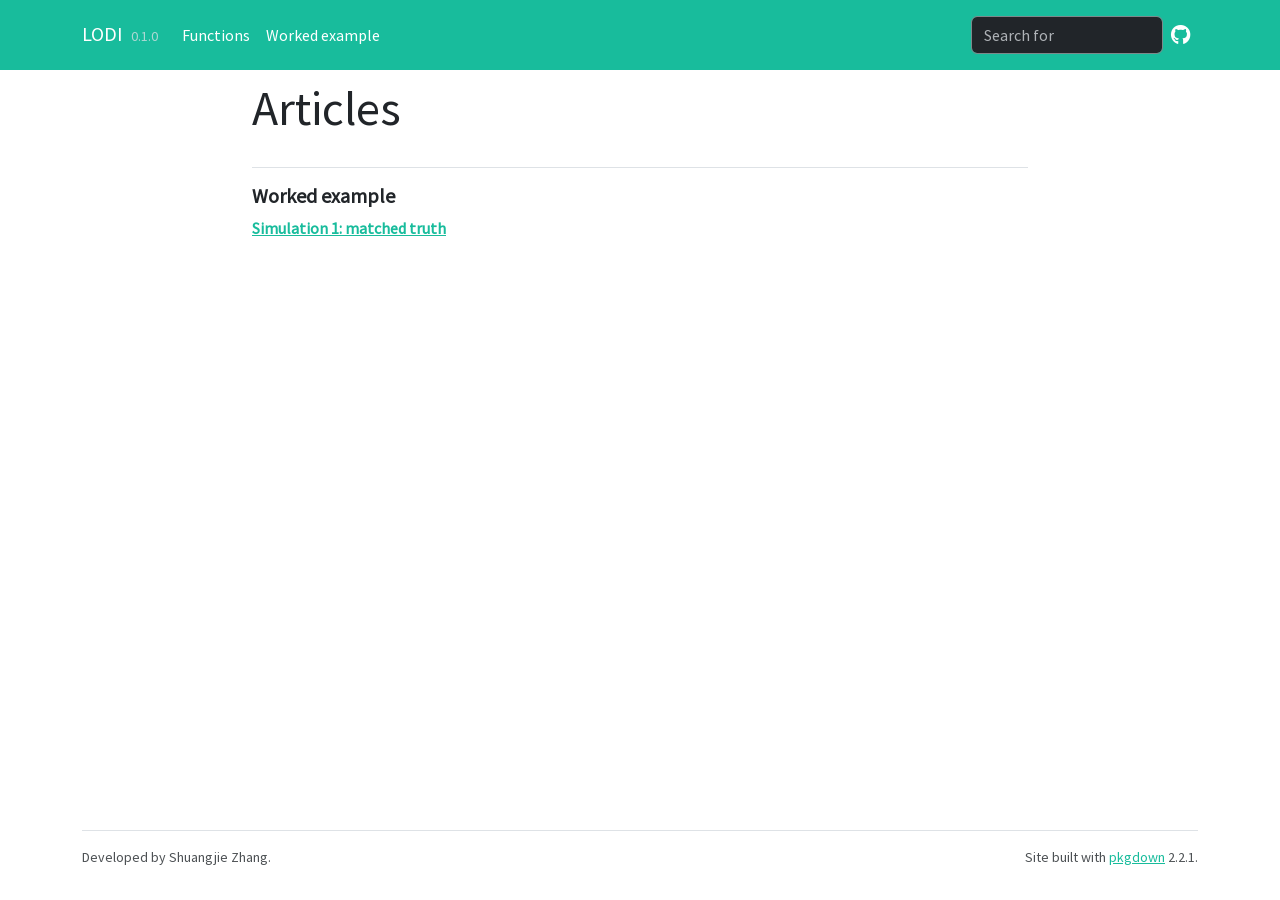
<file: articles/index.html>
<!DOCTYPE html>
<!-- Generated by pkgdown: do not edit by hand --><html lang="en"><head><meta http-equiv="Content-Type" content="text/html; charset=UTF-8"><meta charset="utf-8"><meta http-equiv="X-UA-Compatible" content="IE=edge"><meta name="viewport" content="width=device-width, initial-scale=1, shrink-to-fit=no"><title>Articles • LODI</title><script src="../deps/jquery-3.6.0/jquery-3.6.0.min.js"></script><meta name="viewport" content="width=device-width, initial-scale=1, shrink-to-fit=no"><link href="../deps/bootstrap-5.3.8/bootstrap.min.css" rel="stylesheet"><script src="../deps/bootstrap-5.3.8/bootstrap.bundle.min.js"></script><link href="../deps/Source_Sans_Pro-0.4.10/font.css" rel="stylesheet"><link href="../deps/JetBrains_Mono-0.4.10/font.css" rel="stylesheet"><link href="../deps/font-awesome-6.5.2/css/all.min.css" rel="stylesheet"><link href="../deps/font-awesome-6.5.2/css/v4-shims.min.css" rel="stylesheet"><script src="../deps/headroom-0.11.0/headroom.min.js"></script><script src="../deps/headroom-0.11.0/jQuery.headroom.min.js"></script><script src="../deps/bootstrap-toc-1.0.1/bootstrap-toc.min.js"></script><script src="../deps/clipboard.js-2.0.11/clipboard.min.js"></script><script src="../deps/search-1.0.0/autocomplete.jquery.min.js"></script><script src="../deps/search-1.0.0/fuse.min.js"></script><script src="../deps/search-1.0.0/mark.min.js"></script><!-- pkgdown --><script src="../pkgdown.js"></script><meta property="og:title" content="Articles"><meta name="twitter:card" content="summary"><meta name="twitter:creator" content="@shuangjie"><meta name="twitter:site" content="@shuangjie"></head><body>
    <a href="#main" class="visually-hidden-focusable">Skip to contents</a>


    <nav class="navbar navbar-expand-lg fixed-top bg-primary" data-bs-theme="dark" aria-label="Site navigation"><div class="container">

    <a class="navbar-brand me-2" href="../index.html">LODI</a>

    <small class="nav-text text-muted me-auto" data-bs-toggle="tooltip" data-bs-placement="bottom" title="">0.1.0</small>


    <button class="navbar-toggler" type="button" data-bs-toggle="collapse" data-bs-target="#navbar" aria-controls="navbar" aria-expanded="false" aria-label="Toggle navigation">
      <span class="navbar-toggler-icon"></span>
    </button>

    <div id="navbar" class="collapse navbar-collapse ms-3">
      <ul class="navbar-nav me-auto"><li class="nav-item"><a class="nav-link" href="../reference/index.html">Functions</a></li>
<li class="nav-item"><a class="nav-link" href="../articles/simulation1.html">Worked example</a></li>
      </ul><ul class="navbar-nav"><li class="nav-item"><form class="form-inline" role="search">
 <input class="form-control" type="search" name="search-input" id="search-input" autocomplete="off" aria-label="Search site" placeholder="Search for" data-search-index="../search.json"></form></li>
<li class="nav-item"><a class="external-link nav-link" href="https://github.com/shuang-jie/LODI/" aria-label="GitHub"><span class="fa fab fa-github fa-lg"></span></a></li>
      </ul></div>


  </div>
</nav><div class="container template-article-index">
<div class="row">
  <main id="main" class="col-md-9"><div class="page-header">

      <h1>Articles</h1>
    </div>

    <div class="section ">
      <h3>Worked example</h3>
      <div class="section-desc"></div>

      <dl><dt><a href="simulation1.html">Simulation 1: matched truth</a></dt>
        <dd>
      </dd></dl></div>
  </main></div>


    <footer><div class="pkgdown-footer-left">
  <p>Developed by Shuangjie Zhang.</p>
</div>

<div class="pkgdown-footer-right">
  <p>Site built with <a href="https://pkgdown.r-lib.org/" class="external-link">pkgdown</a> 2.2.1.</p>
</div>

    </footer></div>





  </body></html>
</file>
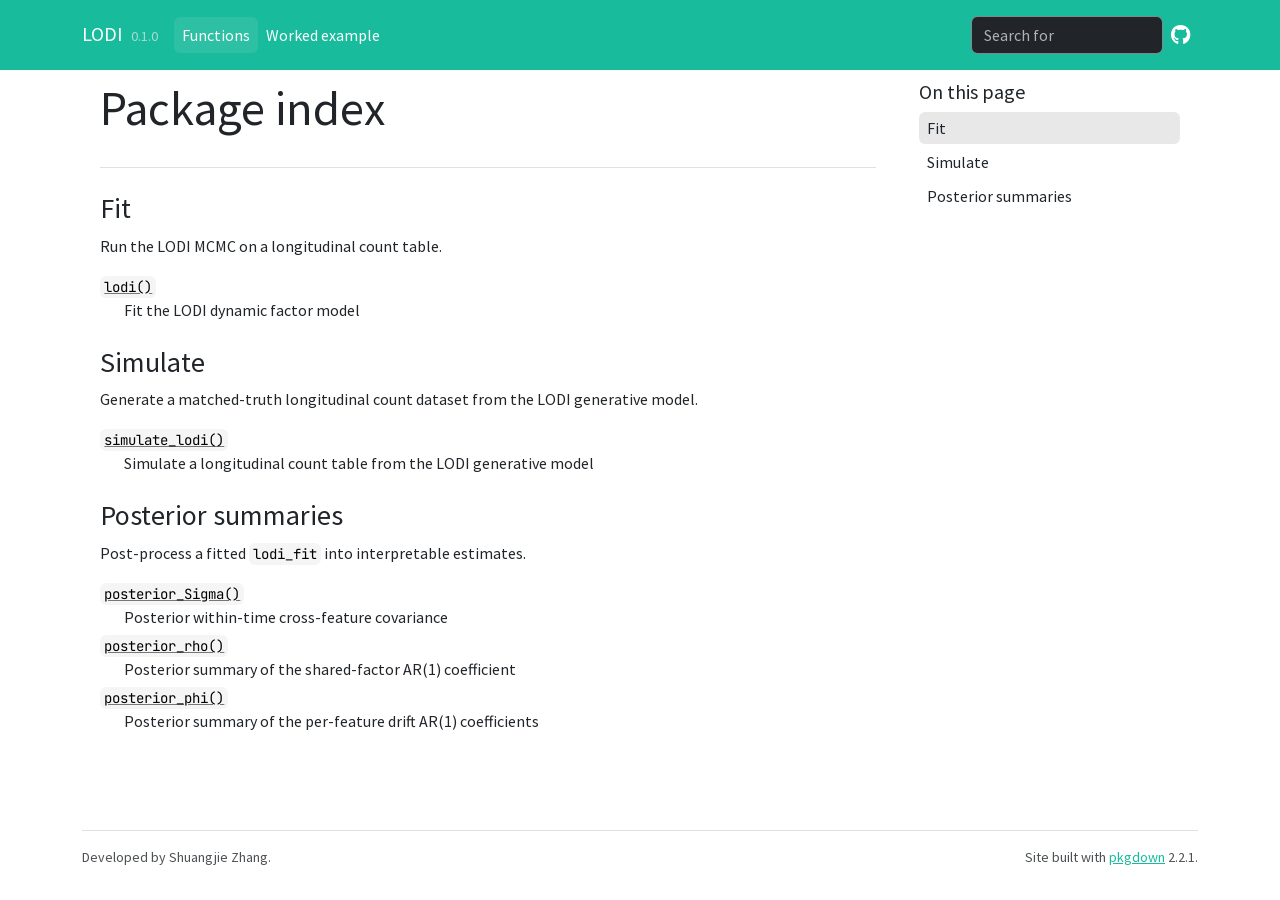
<file: reference/index.html>
<!DOCTYPE html>
<!-- Generated by pkgdown: do not edit by hand --><html lang="en"><head><meta http-equiv="Content-Type" content="text/html; charset=UTF-8"><meta charset="utf-8"><meta http-equiv="X-UA-Compatible" content="IE=edge"><meta name="viewport" content="width=device-width, initial-scale=1, shrink-to-fit=no"><title>Package index • LODI</title><script src="../deps/jquery-3.6.0/jquery-3.6.0.min.js"></script><meta name="viewport" content="width=device-width, initial-scale=1, shrink-to-fit=no"><link href="../deps/bootstrap-5.3.8/bootstrap.min.css" rel="stylesheet"><script src="../deps/bootstrap-5.3.8/bootstrap.bundle.min.js"></script><link href="../deps/Source_Sans_Pro-0.4.10/font.css" rel="stylesheet"><link href="../deps/JetBrains_Mono-0.4.10/font.css" rel="stylesheet"><link href="../deps/font-awesome-6.5.2/css/all.min.css" rel="stylesheet"><link href="../deps/font-awesome-6.5.2/css/v4-shims.min.css" rel="stylesheet"><script src="../deps/headroom-0.11.0/headroom.min.js"></script><script src="../deps/headroom-0.11.0/jQuery.headroom.min.js"></script><script src="../deps/bootstrap-toc-1.0.1/bootstrap-toc.min.js"></script><script src="../deps/clipboard.js-2.0.11/clipboard.min.js"></script><script src="../deps/search-1.0.0/autocomplete.jquery.min.js"></script><script src="../deps/search-1.0.0/fuse.min.js"></script><script src="../deps/search-1.0.0/mark.min.js"></script><!-- pkgdown --><script src="../pkgdown.js"></script><meta property="og:title" content="Package index"><meta name="twitter:card" content="summary"><meta name="twitter:creator" content="@shuangjie"><meta name="twitter:site" content="@shuangjie"></head><body>
    <a href="#main" class="visually-hidden-focusable">Skip to contents</a>


    <nav class="navbar navbar-expand-lg fixed-top bg-primary" data-bs-theme="dark" aria-label="Site navigation"><div class="container">

    <a class="navbar-brand me-2" href="../index.html">LODI</a>

    <small class="nav-text text-muted me-auto" data-bs-toggle="tooltip" data-bs-placement="bottom" title="">0.1.0</small>


    <button class="navbar-toggler" type="button" data-bs-toggle="collapse" data-bs-target="#navbar" aria-controls="navbar" aria-expanded="false" aria-label="Toggle navigation">
      <span class="navbar-toggler-icon"></span>
    </button>

    <div id="navbar" class="collapse navbar-collapse ms-3">
      <ul class="navbar-nav me-auto"><li class="active nav-item"><a class="nav-link" href="../reference/index.html">Functions</a></li>
<li class="nav-item"><a class="nav-link" href="../articles/simulation1.html">Worked example</a></li>
      </ul><ul class="navbar-nav"><li class="nav-item"><form class="form-inline" role="search">
 <input class="form-control" type="search" name="search-input" id="search-input" autocomplete="off" aria-label="Search site" placeholder="Search for" data-search-index="../search.json"></form></li>
<li class="nav-item"><a class="external-link nav-link" href="https://github.com/shuang-jie/LODI/" aria-label="GitHub"><span class="fa fab fa-github fa-lg"></span></a></li>
      </ul></div>


  </div>
</nav><div class="container template-reference-index">
<div class="row">
  <main id="main" class="col-md-9"><div class="page-header">

      <h1>Package index</h1>
    </div>

    <div class="section level2">
      <h2 id="fit">Fit<a class="anchor" aria-label="anchor" href="#fit"></a></h2>

      <div class="section-desc"><p>Run the LODI MCMC on a longitudinal count table.</p></div>

      <dl></dl></div><div class="section level2">




      <dl><dt>

          <code><a href="lodi.html">lodi()</a></code>

        </dt>
        <dd>Fit the LODI dynamic factor model</dd>
      </dl></div><div class="section level2">
      <h2 id="simulate">Simulate<a class="anchor" aria-label="anchor" href="#simulate"></a></h2>

      <div class="section-desc"><p>Generate a matched-truth longitudinal count dataset from the LODI generative model.</p></div>

      <dl></dl></div><div class="section level2">




      <dl><dt>

          <code><a href="simulate_lodi.html">simulate_lodi()</a></code>

        </dt>
        <dd>Simulate a longitudinal count table from the LODI generative model</dd>
      </dl></div><div class="section level2">
      <h2 id="posterior-summaries">Posterior summaries<a class="anchor" aria-label="anchor" href="#posterior-summaries"></a></h2>

      <div class="section-desc"><p>Post-process a fitted <code>lodi_fit</code> into interpretable estimates.</p></div>

      <dl></dl></div><div class="section level2">




      <dl><dt>

          <code><a href="posterior_Sigma.html">posterior_Sigma()</a></code>

        </dt>
        <dd>Posterior within-time cross-feature covariance</dd>

        <dt>

          <code><a href="posterior_rho.html">posterior_rho()</a></code>

        </dt>
        <dd>Posterior summary of the shared-factor AR(1) coefficient</dd>

        <dt>

          <code><a href="posterior_phi.html">posterior_phi()</a></code>

        </dt>
        <dd>Posterior summary of the per-feature drift AR(1) coefficients</dd>
      </dl></div>
  </main><aside class="col-md-3"><nav id="toc" aria-label="Table of contents"><h2>On this page</h2>
    </nav></aside></div>


    <footer><div class="pkgdown-footer-left">
  <p>Developed by Shuangjie Zhang.</p>
</div>

<div class="pkgdown-footer-right">
  <p>Site built with <a href="https://pkgdown.r-lib.org/" class="external-link">pkgdown</a> 2.2.1.</p>
</div>

    </footer></div>





  </body></html>
</file>
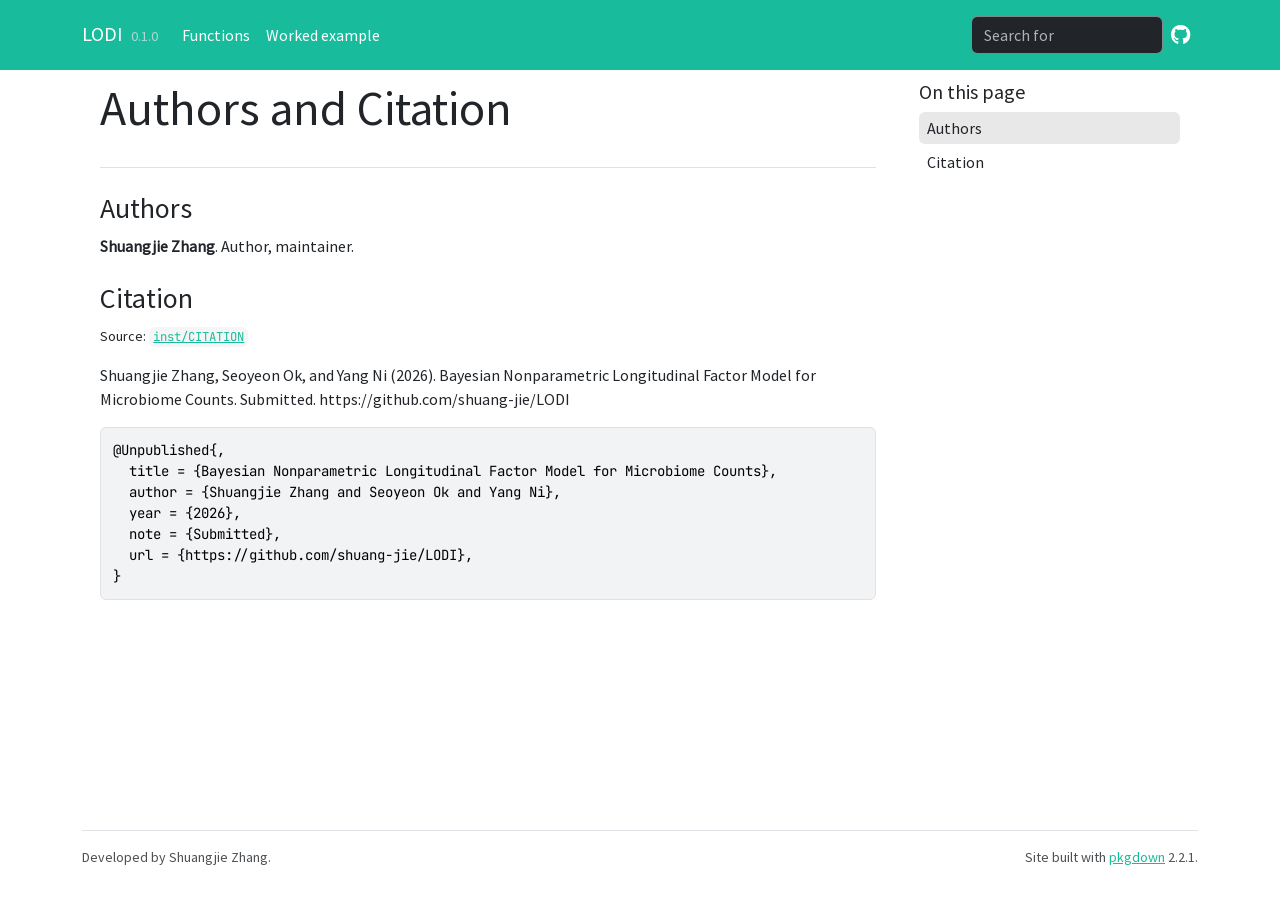
<file: authors.html>
<!DOCTYPE html>
<!-- Generated by pkgdown: do not edit by hand --><html lang="en"><head><meta http-equiv="Content-Type" content="text/html; charset=UTF-8"><meta charset="utf-8"><meta http-equiv="X-UA-Compatible" content="IE=edge"><meta name="viewport" content="width=device-width, initial-scale=1, shrink-to-fit=no"><title>Authors and Citation • LODI</title><script src="deps/jquery-3.6.0/jquery-3.6.0.min.js"></script><meta name="viewport" content="width=device-width, initial-scale=1, shrink-to-fit=no"><link href="deps/bootstrap-5.3.8/bootstrap.min.css" rel="stylesheet"><script src="deps/bootstrap-5.3.8/bootstrap.bundle.min.js"></script><link href="deps/Source_Sans_Pro-0.4.10/font.css" rel="stylesheet"><link href="deps/JetBrains_Mono-0.4.10/font.css" rel="stylesheet"><link href="deps/font-awesome-6.5.2/css/all.min.css" rel="stylesheet"><link href="deps/font-awesome-6.5.2/css/v4-shims.min.css" rel="stylesheet"><script src="deps/headroom-0.11.0/headroom.min.js"></script><script src="deps/headroom-0.11.0/jQuery.headroom.min.js"></script><script src="deps/bootstrap-toc-1.0.1/bootstrap-toc.min.js"></script><script src="deps/clipboard.js-2.0.11/clipboard.min.js"></script><script src="deps/search-1.0.0/autocomplete.jquery.min.js"></script><script src="deps/search-1.0.0/fuse.min.js"></script><script src="deps/search-1.0.0/mark.min.js"></script><!-- pkgdown --><script src="pkgdown.js"></script><meta property="og:title" content="Authors and Citation"><meta name="twitter:card" content="summary"><meta name="twitter:creator" content="@shuangjie"><meta name="twitter:site" content="@shuangjie"></head><body>
    <a href="#main" class="visually-hidden-focusable">Skip to contents</a>


    <nav class="navbar navbar-expand-lg fixed-top bg-primary" data-bs-theme="dark" aria-label="Site navigation"><div class="container">

    <a class="navbar-brand me-2" href="index.html">LODI</a>

    <small class="nav-text text-muted me-auto" data-bs-toggle="tooltip" data-bs-placement="bottom" title="">0.1.0</small>


    <button class="navbar-toggler" type="button" data-bs-toggle="collapse" data-bs-target="#navbar" aria-controls="navbar" aria-expanded="false" aria-label="Toggle navigation">
      <span class="navbar-toggler-icon"></span>
    </button>

    <div id="navbar" class="collapse navbar-collapse ms-3">
      <ul class="navbar-nav me-auto"><li class="nav-item"><a class="nav-link" href="reference/index.html">Functions</a></li>
<li class="nav-item"><a class="nav-link" href="articles/simulation1.html">Worked example</a></li>
      </ul><ul class="navbar-nav"><li class="nav-item"><form class="form-inline" role="search">
 <input class="form-control" type="search" name="search-input" id="search-input" autocomplete="off" aria-label="Search site" placeholder="Search for" data-search-index="search.json"></form></li>
<li class="nav-item"><a class="external-link nav-link" href="https://github.com/shuang-jie/LODI/" aria-label="GitHub"><span class="fa fab fa-github fa-lg"></span></a></li>
      </ul></div>


  </div>
</nav><div class="container template-citation-authors">
<div class="row">
  <main id="main" class="col-md-9"><div class="page-header">

      <h1>Authors and Citation</h1>
    </div>

    <div class="section level2">
      <h2>Authors</h2>

      <ul class="list-unstyled"><li>
          <p><strong>Shuangjie Zhang</strong>. Author, maintainer.
          </p>
        </li>
      </ul></div>

    <div class="section level2">
      <h2 id="citation">Citation</h2>
      <p><small class="dont-index">Source: <a href="https://github.com/shuang-jie/LODI/blob/main/inst/CITATION" class="external-link"><code>inst/CITATION</code></a></small></p>

      <p>Shuangjie Zhang, Seoyeon Ok, and Yang Ni (2026). Bayesian Nonparametric Longitudinal Factor Model for Microbiome Counts. Submitted. https://github.com/shuang-jie/LODI</p>
      <pre>@Unpublished{,
  title = {Bayesian Nonparametric Longitudinal Factor Model for Microbiome Counts},
  author = {Shuangjie Zhang and Seoyeon Ok and Yang Ni},
  year = {2026},
  note = {Submitted},
  url = {https://github.com/shuang-jie/LODI},
}</pre>
    </div>

  </main><aside class="col-md-3"><nav id="toc" aria-label="Table of contents"><h2>On this page</h2>
    </nav></aside></div>


    <footer><div class="pkgdown-footer-left">
  <p>Developed by Shuangjie Zhang.</p>
</div>

<div class="pkgdown-footer-right">
  <p>Site built with <a href="https://pkgdown.r-lib.org/" class="external-link">pkgdown</a> 2.2.1.</p>
</div>

    </footer></div>





  </body></html>
</file>
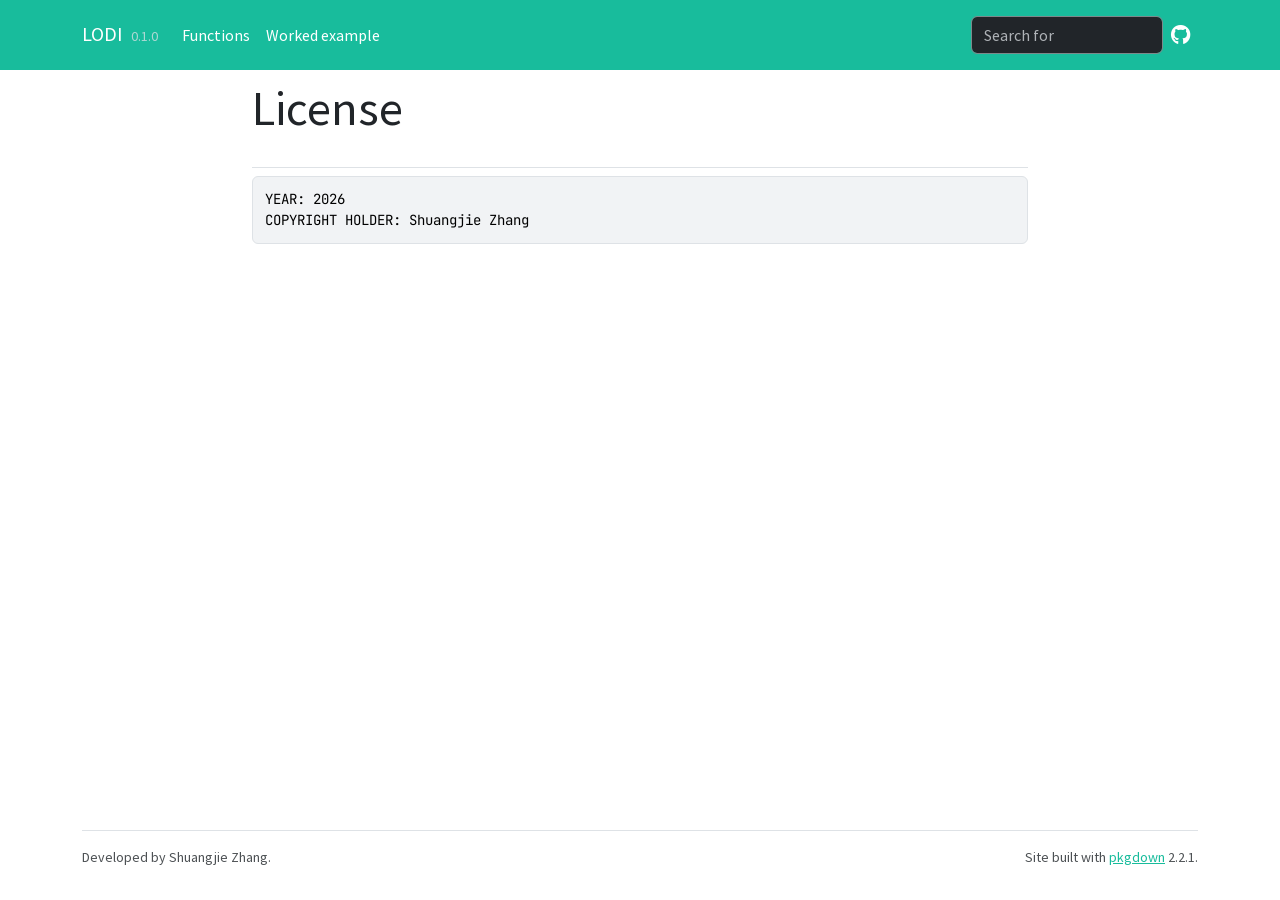
<file: LICENSE-text.html>
<!DOCTYPE html>
<!-- Generated by pkgdown: do not edit by hand --><html lang="en"><head><meta http-equiv="Content-Type" content="text/html; charset=UTF-8"><meta charset="utf-8"><meta http-equiv="X-UA-Compatible" content="IE=edge"><meta name="viewport" content="width=device-width, initial-scale=1, shrink-to-fit=no"><title>License • LODI</title><script src="deps/jquery-3.6.0/jquery-3.6.0.min.js"></script><meta name="viewport" content="width=device-width, initial-scale=1, shrink-to-fit=no"><link href="deps/bootstrap-5.3.8/bootstrap.min.css" rel="stylesheet"><script src="deps/bootstrap-5.3.8/bootstrap.bundle.min.js"></script><link href="deps/Source_Sans_Pro-0.4.10/font.css" rel="stylesheet"><link href="deps/JetBrains_Mono-0.4.10/font.css" rel="stylesheet"><link href="deps/font-awesome-6.5.2/css/all.min.css" rel="stylesheet"><link href="deps/font-awesome-6.5.2/css/v4-shims.min.css" rel="stylesheet"><script src="deps/headroom-0.11.0/headroom.min.js"></script><script src="deps/headroom-0.11.0/jQuery.headroom.min.js"></script><script src="deps/bootstrap-toc-1.0.1/bootstrap-toc.min.js"></script><script src="deps/clipboard.js-2.0.11/clipboard.min.js"></script><script src="deps/search-1.0.0/autocomplete.jquery.min.js"></script><script src="deps/search-1.0.0/fuse.min.js"></script><script src="deps/search-1.0.0/mark.min.js"></script><!-- pkgdown --><script src="pkgdown.js"></script><meta property="og:title" content="License"><meta name="twitter:card" content="summary"><meta name="twitter:creator" content="@shuangjie"><meta name="twitter:site" content="@shuangjie"></head><body>
    <a href="#main" class="visually-hidden-focusable">Skip to contents</a>


    <nav class="navbar navbar-expand-lg fixed-top bg-primary" data-bs-theme="dark" aria-label="Site navigation"><div class="container">

    <a class="navbar-brand me-2" href="index.html">LODI</a>

    <small class="nav-text text-muted me-auto" data-bs-toggle="tooltip" data-bs-placement="bottom" title="">0.1.0</small>


    <button class="navbar-toggler" type="button" data-bs-toggle="collapse" data-bs-target="#navbar" aria-controls="navbar" aria-expanded="false" aria-label="Toggle navigation">
      <span class="navbar-toggler-icon"></span>
    </button>

    <div id="navbar" class="collapse navbar-collapse ms-3">
      <ul class="navbar-nav me-auto"><li class="nav-item"><a class="nav-link" href="reference/index.html">Functions</a></li>
<li class="nav-item"><a class="nav-link" href="articles/simulation1.html">Worked example</a></li>
      </ul><ul class="navbar-nav"><li class="nav-item"><form class="form-inline" role="search">
 <input class="form-control" type="search" name="search-input" id="search-input" autocomplete="off" aria-label="Search site" placeholder="Search for" data-search-index="search.json"></form></li>
<li class="nav-item"><a class="external-link nav-link" href="https://github.com/shuang-jie/LODI/" aria-label="GitHub"><span class="fa fab fa-github fa-lg"></span></a></li>
      </ul></div>


  </div>
</nav><div class="container template-title-body">
<div class="row">
  <main id="main" class="col-md-9"><div class="page-header">

      <h1>License</h1>

    </div>

<pre>YEAR: 2026
COPYRIGHT HOLDER: Shuangjie Zhang
</pre>

  </main></div>


    <footer><div class="pkgdown-footer-left">
  <p>Developed by Shuangjie Zhang.</p>
</div>

<div class="pkgdown-footer-right">
  <p>Site built with <a href="https://pkgdown.r-lib.org/" class="external-link">pkgdown</a> 2.2.1.</p>
</div>

    </footer></div>





  </body></html>
</file>
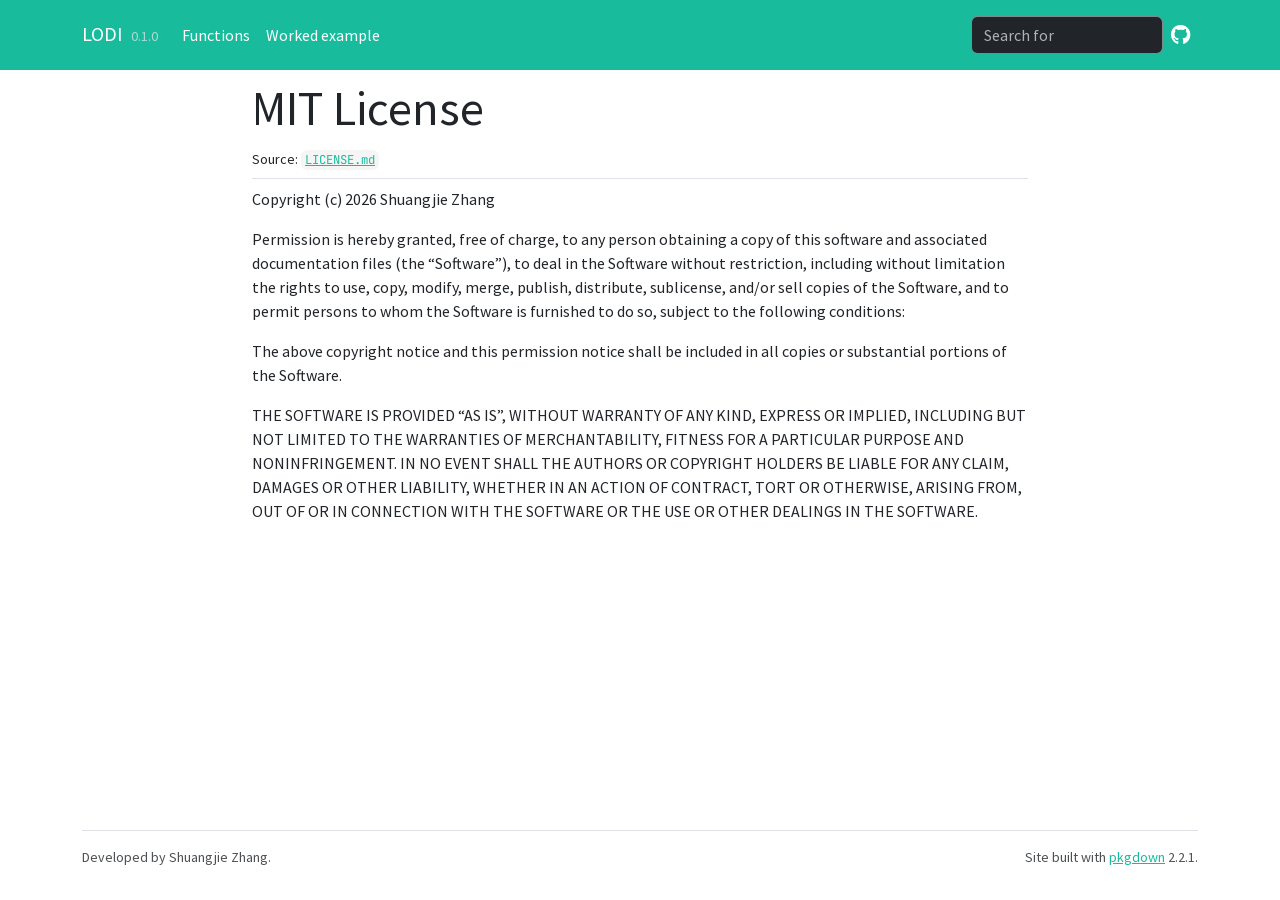
<file: LICENSE.html>
<!DOCTYPE html>
<!-- Generated by pkgdown: do not edit by hand --><html lang="en"><head><meta http-equiv="Content-Type" content="text/html; charset=UTF-8"><meta charset="utf-8"><meta http-equiv="X-UA-Compatible" content="IE=edge"><meta name="viewport" content="width=device-width, initial-scale=1, shrink-to-fit=no"><title>MIT License • LODI</title><script src="deps/jquery-3.6.0/jquery-3.6.0.min.js"></script><meta name="viewport" content="width=device-width, initial-scale=1, shrink-to-fit=no"><link href="deps/bootstrap-5.3.8/bootstrap.min.css" rel="stylesheet"><script src="deps/bootstrap-5.3.8/bootstrap.bundle.min.js"></script><link href="deps/Source_Sans_Pro-0.4.10/font.css" rel="stylesheet"><link href="deps/JetBrains_Mono-0.4.10/font.css" rel="stylesheet"><link href="deps/font-awesome-6.5.2/css/all.min.css" rel="stylesheet"><link href="deps/font-awesome-6.5.2/css/v4-shims.min.css" rel="stylesheet"><script src="deps/headroom-0.11.0/headroom.min.js"></script><script src="deps/headroom-0.11.0/jQuery.headroom.min.js"></script><script src="deps/bootstrap-toc-1.0.1/bootstrap-toc.min.js"></script><script src="deps/clipboard.js-2.0.11/clipboard.min.js"></script><script src="deps/search-1.0.0/autocomplete.jquery.min.js"></script><script src="deps/search-1.0.0/fuse.min.js"></script><script src="deps/search-1.0.0/mark.min.js"></script><!-- pkgdown --><script src="pkgdown.js"></script><meta property="og:title" content="MIT License"><meta name="twitter:card" content="summary"><meta name="twitter:creator" content="@shuangjie"><meta name="twitter:site" content="@shuangjie"></head><body>
    <a href="#main" class="visually-hidden-focusable">Skip to contents</a>


    <nav class="navbar navbar-expand-lg fixed-top bg-primary" data-bs-theme="dark" aria-label="Site navigation"><div class="container">

    <a class="navbar-brand me-2" href="index.html">LODI</a>

    <small class="nav-text text-muted me-auto" data-bs-toggle="tooltip" data-bs-placement="bottom" title="">0.1.0</small>


    <button class="navbar-toggler" type="button" data-bs-toggle="collapse" data-bs-target="#navbar" aria-controls="navbar" aria-expanded="false" aria-label="Toggle navigation">
      <span class="navbar-toggler-icon"></span>
    </button>

    <div id="navbar" class="collapse navbar-collapse ms-3">
      <ul class="navbar-nav me-auto"><li class="nav-item"><a class="nav-link" href="reference/index.html">Functions</a></li>
<li class="nav-item"><a class="nav-link" href="articles/simulation1.html">Worked example</a></li>
      </ul><ul class="navbar-nav"><li class="nav-item"><form class="form-inline" role="search">
 <input class="form-control" type="search" name="search-input" id="search-input" autocomplete="off" aria-label="Search site" placeholder="Search for" data-search-index="search.json"></form></li>
<li class="nav-item"><a class="external-link nav-link" href="https://github.com/shuang-jie/LODI/" aria-label="GitHub"><span class="fa fab fa-github fa-lg"></span></a></li>
      </ul></div>


  </div>
</nav><div class="container template-title-body">
<div class="row">
  <main id="main" class="col-md-9"><div class="page-header">

      <h1>MIT License</h1>
      <small class="dont-index">Source: <a href="https://github.com/shuang-jie/LODI/blob/main/LICENSE.md" class="external-link"><code>LICENSE.md</code></a></small>
    </div>

<div id="mit-license" class="section level1">

<p>Copyright (c) 2026 Shuangjie Zhang</p>
<p>Permission is hereby granted, free of charge, to any person obtaining a copy of this software and associated documentation files (the “Software”), to deal in the Software without restriction, including without limitation the rights to use, copy, modify, merge, publish, distribute, sublicense, and/or sell copies of the Software, and to permit persons to whom the Software is furnished to do so, subject to the following conditions:</p>
<p>The above copyright notice and this permission notice shall be included in all copies or substantial portions of the Software.</p>
<p>THE SOFTWARE IS PROVIDED “AS IS”, WITHOUT WARRANTY OF ANY KIND, EXPRESS OR IMPLIED, INCLUDING BUT NOT LIMITED TO THE WARRANTIES OF MERCHANTABILITY, FITNESS FOR A PARTICULAR PURPOSE AND NONINFRINGEMENT. IN NO EVENT SHALL THE AUTHORS OR COPYRIGHT HOLDERS BE LIABLE FOR ANY CLAIM, DAMAGES OR OTHER LIABILITY, WHETHER IN AN ACTION OF CONTRACT, TORT OR OTHERWISE, ARISING FROM, OUT OF OR IN CONNECTION WITH THE SOFTWARE OR THE USE OR OTHER DEALINGS IN THE SOFTWARE.</p>
</div>

  </main></div>


    <footer><div class="pkgdown-footer-left">
  <p>Developed by Shuangjie Zhang.</p>
</div>

<div class="pkgdown-footer-right">
  <p>Site built with <a href="https://pkgdown.r-lib.org/" class="external-link">pkgdown</a> 2.2.1.</p>
</div>

    </footer></div>





  </body></html>
</file>
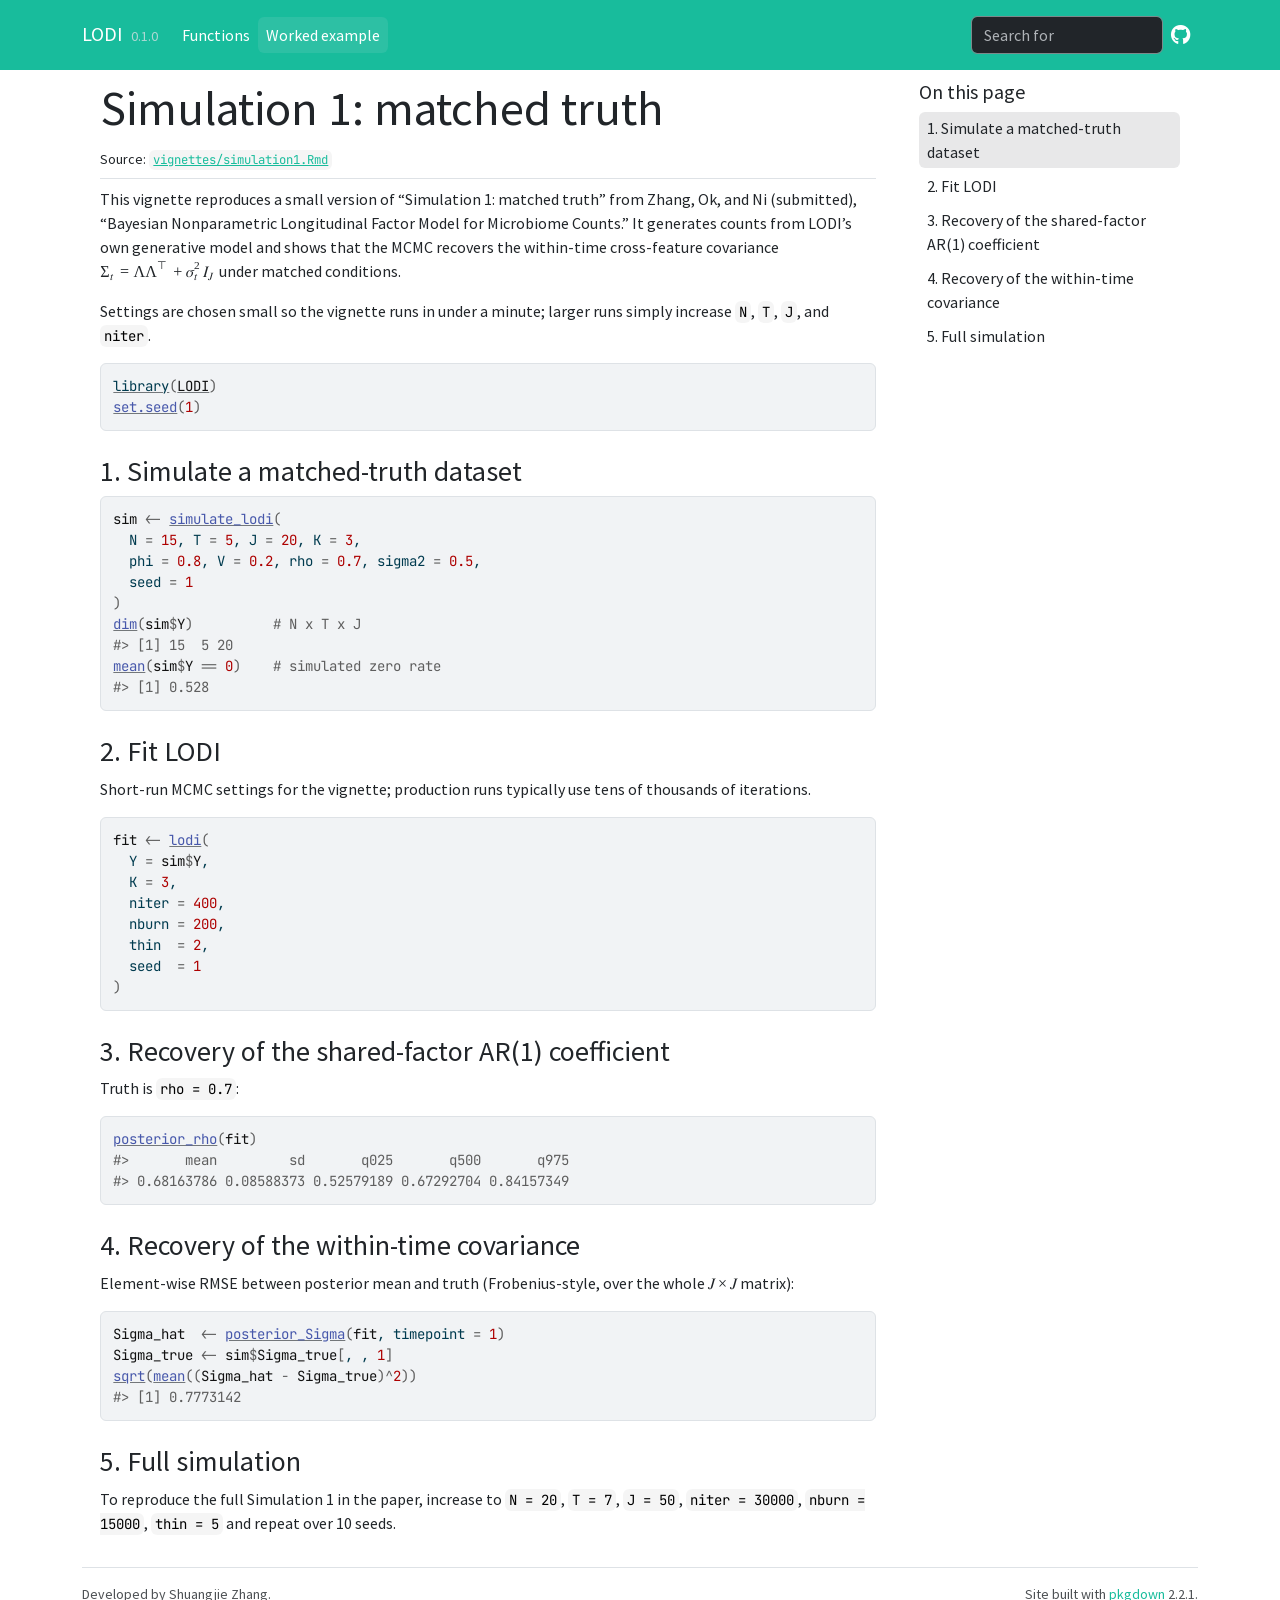
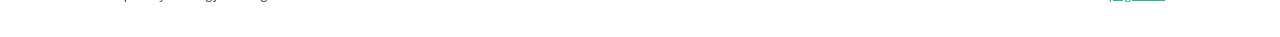
<file: articles/simulation1.html>
<!DOCTYPE html>
<!-- Generated by pkgdown: do not edit by hand --><html lang="en">
<head>
<meta http-equiv="Content-Type" content="text/html; charset=UTF-8">
<meta charset="utf-8">
<meta http-equiv="X-UA-Compatible" content="IE=edge">
<meta name="viewport" content="width=device-width, initial-scale=1, shrink-to-fit=no">
<title>Simulation 1: matched truth • LODI</title>
<script src="../deps/jquery-3.6.0/jquery-3.6.0.min.js"></script><meta name="viewport" content="width=device-width, initial-scale=1, shrink-to-fit=no">
<link href="../deps/bootstrap-5.3.8/bootstrap.min.css" rel="stylesheet">
<script src="../deps/bootstrap-5.3.8/bootstrap.bundle.min.js"></script><link href="../deps/Source_Sans_Pro-0.4.10/font.css" rel="stylesheet">
<link href="../deps/JetBrains_Mono-0.4.10/font.css" rel="stylesheet">
<link href="../deps/font-awesome-6.5.2/css/all.min.css" rel="stylesheet">
<link href="../deps/font-awesome-6.5.2/css/v4-shims.min.css" rel="stylesheet">
<script src="../deps/headroom-0.11.0/headroom.min.js"></script><script src="../deps/headroom-0.11.0/jQuery.headroom.min.js"></script><script src="../deps/bootstrap-toc-1.0.1/bootstrap-toc.min.js"></script><script src="../deps/clipboard.js-2.0.11/clipboard.min.js"></script><script src="../deps/search-1.0.0/autocomplete.jquery.min.js"></script><script src="../deps/search-1.0.0/fuse.min.js"></script><script src="../deps/search-1.0.0/mark.min.js"></script><!-- pkgdown --><script src="../pkgdown.js"></script><meta property="og:title" content="Simulation 1: matched truth">
</head>
<body>
    <a href="#main" class="visually-hidden-focusable">Skip to contents</a>


    <nav class="navbar navbar-expand-lg fixed-top bg-primary" data-bs-theme="dark" aria-label="Site navigation"><div class="container">

    <a class="navbar-brand me-2" href="../index.html">LODI</a>

    <small class="nav-text text-muted me-auto" data-bs-toggle="tooltip" data-bs-placement="bottom" title="">0.1.0</small>


    <button class="navbar-toggler" type="button" data-bs-toggle="collapse" data-bs-target="#navbar" aria-controls="navbar" aria-expanded="false" aria-label="Toggle navigation">
      <span class="navbar-toggler-icon"></span>
    </button>

    <div id="navbar" class="collapse navbar-collapse ms-3">
      <ul class="navbar-nav me-auto">
<li class="nav-item"><a class="nav-link" href="../reference/index.html">Functions</a></li>
<li class="active nav-item"><a class="nav-link" href="../articles/simulation1.html">Worked example</a></li>
      </ul>
<ul class="navbar-nav">
<li class="nav-item"><form class="form-inline" role="search">
 <input class="form-control" type="search" name="search-input" id="search-input" autocomplete="off" aria-label="Search site" placeholder="Search for" data-search-index="../search.json">
</form></li>
<li class="nav-item"><a class="external-link nav-link" href="https://github.com/shuang-jie/LODI/" aria-label="GitHub"><span class="fa fab fa-github fa-lg"></span></a></li>
      </ul>
</div>


  </div>
</nav><div class="container template-article">




<div class="row">
  <main id="main" class="col-md-9"><div class="page-header">

      <h1>Simulation 1: matched truth</h1>
            
      
      <small class="dont-index">Source: <a href="https://github.com/shuang-jie/LODI/blob/main/vignettes/simulation1.Rmd" class="external-link"><code>vignettes/simulation1.Rmd</code></a></small>
      <div class="d-none name"><code>simulation1.Rmd</code></div>
    </div>

    
    
<p>This vignette reproduces a small version of “Simulation 1: matched
truth” from Zhang, Ok, and Ni (submitted), “Bayesian Nonparametric
Longitudinal Factor Model for Microbiome Counts.” It generates counts
from LODI’s own generative model and shows that the MCMC recovers the
within-time cross-feature covariance
<math display="inline" xmlns="http://www.w3.org/1998/Math/MathML"><semantics><mrow><msub><mi mathvariant="normal">Σ</mi><mi>t</mi></msub><mo>=</mo><mi mathvariant="normal">Λ</mi><msup><mi mathvariant="normal">Λ</mi><mi>⊤</mi></msup><mo>+</mo><msubsup><mi>σ</mi><mi>t</mi><mn>2</mn></msubsup><msub><mi>I</mi><mi>J</mi></msub></mrow><annotation encoding="application/x-tex">\Sigma_t = \Lambda\Lambda^\top + \sigma^2_t I_J</annotation></semantics></math>
under matched conditions.</p>
<p>Settings are chosen small so the vignette runs in under a minute;
larger runs simply increase <code>N</code>, <code>T</code>,
<code>J</code>, and <code>niter</code>.</p>
<div class="sourceCode" id="cb1"><pre class="downlit sourceCode r">
<code class="sourceCode R"><span><span class="kw"><a href="https://rdrr.io/r/base/library.html" class="external-link">library</a></span><span class="op">(</span><span class="va"><a href="https://github.com/shuang-jie/LODI" class="external-link">LODI</a></span><span class="op">)</span></span>
<span><span class="fu"><a href="https://rdrr.io/r/base/Random.html" class="external-link">set.seed</a></span><span class="op">(</span><span class="fl">1</span><span class="op">)</span></span></code></pre></div>
<div class="section level2">
<h2 id="simulate-a-matched-truth-dataset">1. Simulate a matched-truth dataset<a class="anchor" aria-label="anchor" href="#simulate-a-matched-truth-dataset"></a>
</h2>
<div class="sourceCode" id="cb2"><pre class="downlit sourceCode r">
<code class="sourceCode R"><span><span class="va">sim</span> <span class="op">&lt;-</span> <span class="fu"><a href="../reference/simulate_lodi.html">simulate_lodi</a></span><span class="op">(</span></span>
<span>  N <span class="op">=</span> <span class="fl">15</span>, T <span class="op">=</span> <span class="fl">5</span>, J <span class="op">=</span> <span class="fl">20</span>, K <span class="op">=</span> <span class="fl">3</span>,</span>
<span>  phi <span class="op">=</span> <span class="fl">0.8</span>, V <span class="op">=</span> <span class="fl">0.2</span>, rho <span class="op">=</span> <span class="fl">0.7</span>, sigma2 <span class="op">=</span> <span class="fl">0.5</span>,</span>
<span>  seed <span class="op">=</span> <span class="fl">1</span></span>
<span><span class="op">)</span></span>
<span><span class="fu"><a href="https://rdrr.io/r/base/dim.html" class="external-link">dim</a></span><span class="op">(</span><span class="va">sim</span><span class="op">$</span><span class="va">Y</span><span class="op">)</span>          <span class="co"># N x T x J</span></span>
<span><span class="co">#&gt; [1] 15  5 20</span></span>
<span><span class="fu"><a href="https://rdrr.io/r/base/mean.html" class="external-link">mean</a></span><span class="op">(</span><span class="va">sim</span><span class="op">$</span><span class="va">Y</span> <span class="op">==</span> <span class="fl">0</span><span class="op">)</span>    <span class="co"># simulated zero rate</span></span>
<span><span class="co">#&gt; [1] 0.528</span></span></code></pre></div>
</div>
<div class="section level2">
<h2 id="fit-lodi">2. Fit LODI<a class="anchor" aria-label="anchor" href="#fit-lodi"></a>
</h2>
<p>Short-run MCMC settings for the vignette; production runs typically
use tens of thousands of iterations.</p>
<div class="sourceCode" id="cb3"><pre class="downlit sourceCode r">
<code class="sourceCode R"><span><span class="va">fit</span> <span class="op">&lt;-</span> <span class="fu"><a href="../reference/lodi.html">lodi</a></span><span class="op">(</span></span>
<span>  Y <span class="op">=</span> <span class="va">sim</span><span class="op">$</span><span class="va">Y</span>,</span>
<span>  K <span class="op">=</span> <span class="fl">3</span>,</span>
<span>  niter <span class="op">=</span> <span class="fl">400</span>,</span>
<span>  nburn <span class="op">=</span> <span class="fl">200</span>,</span>
<span>  thin  <span class="op">=</span> <span class="fl">2</span>,</span>
<span>  seed  <span class="op">=</span> <span class="fl">1</span></span>
<span><span class="op">)</span></span></code></pre></div>
</div>
<div class="section level2">
<h2 id="recovery-of-the-shared-factor-ar1-coefficient">3. Recovery of the shared-factor AR(1) coefficient<a class="anchor" aria-label="anchor" href="#recovery-of-the-shared-factor-ar1-coefficient"></a>
</h2>
<p>Truth is <code>rho = 0.7</code>:</p>
<div class="sourceCode" id="cb4"><pre class="downlit sourceCode r">
<code class="sourceCode R"><span><span class="fu"><a href="../reference/posterior_rho.html">posterior_rho</a></span><span class="op">(</span><span class="va">fit</span><span class="op">)</span></span>
<span><span class="co">#&gt;       mean         sd       q025       q500       q975 </span></span>
<span><span class="co">#&gt; 0.68163786 0.08588373 0.52579189 0.67292704 0.84157349</span></span></code></pre></div>
</div>
<div class="section level2">
<h2 id="recovery-of-the-within-time-covariance">4. Recovery of the within-time covariance<a class="anchor" aria-label="anchor" href="#recovery-of-the-within-time-covariance"></a>
</h2>
<p>Element-wise RMSE between posterior mean and truth (Frobenius-style,
over the whole
<math display="inline" xmlns="http://www.w3.org/1998/Math/MathML"><semantics><mrow><mi>J</mi><mo>×</mo><mi>J</mi></mrow><annotation encoding="application/x-tex">J\times J</annotation></semantics></math>
matrix):</p>
<div class="sourceCode" id="cb5"><pre class="downlit sourceCode r">
<code class="sourceCode R"><span><span class="va">Sigma_hat</span>  <span class="op">&lt;-</span> <span class="fu"><a href="../reference/posterior_Sigma.html">posterior_Sigma</a></span><span class="op">(</span><span class="va">fit</span>, timepoint <span class="op">=</span> <span class="fl">1</span><span class="op">)</span></span>
<span><span class="va">Sigma_true</span> <span class="op">&lt;-</span> <span class="va">sim</span><span class="op">$</span><span class="va">Sigma_true</span><span class="op">[</span>, , <span class="fl">1</span><span class="op">]</span></span>
<span><span class="fu"><a href="https://rdrr.io/r/base/MathFun.html" class="external-link">sqrt</a></span><span class="op">(</span><span class="fu"><a href="https://rdrr.io/r/base/mean.html" class="external-link">mean</a></span><span class="op">(</span><span class="op">(</span><span class="va">Sigma_hat</span> <span class="op">-</span> <span class="va">Sigma_true</span><span class="op">)</span><span class="op">^</span><span class="fl">2</span><span class="op">)</span><span class="op">)</span></span>
<span><span class="co">#&gt; [1] 0.7773142</span></span></code></pre></div>
</div>
<div class="section level2">
<h2 id="full-simulation">5. Full simulation<a class="anchor" aria-label="anchor" href="#full-simulation"></a>
</h2>
<p>To reproduce the full Simulation 1 in the paper, increase to
<code>N = 20</code>, <code>T = 7</code>, <code>J = 50</code>,
<code>niter = 30000</code>, <code>nburn = 15000</code>,
<code>thin = 5</code> and repeat over 10 seeds.</p>
</div>
  </main><aside class="col-md-3"><nav id="toc" aria-label="Table of contents"><h2>On this page</h2>
    </nav></aside>
</div>



    <footer><div class="pkgdown-footer-left">
  <p>Developed by Shuangjie Zhang.</p>
</div>

<div class="pkgdown-footer-right">
  <p>Site built with <a href="https://pkgdown.r-lib.org/" class="external-link">pkgdown</a> 2.2.1.</p>
</div>

    </footer>
</div>





  </body>
</html>
</file>
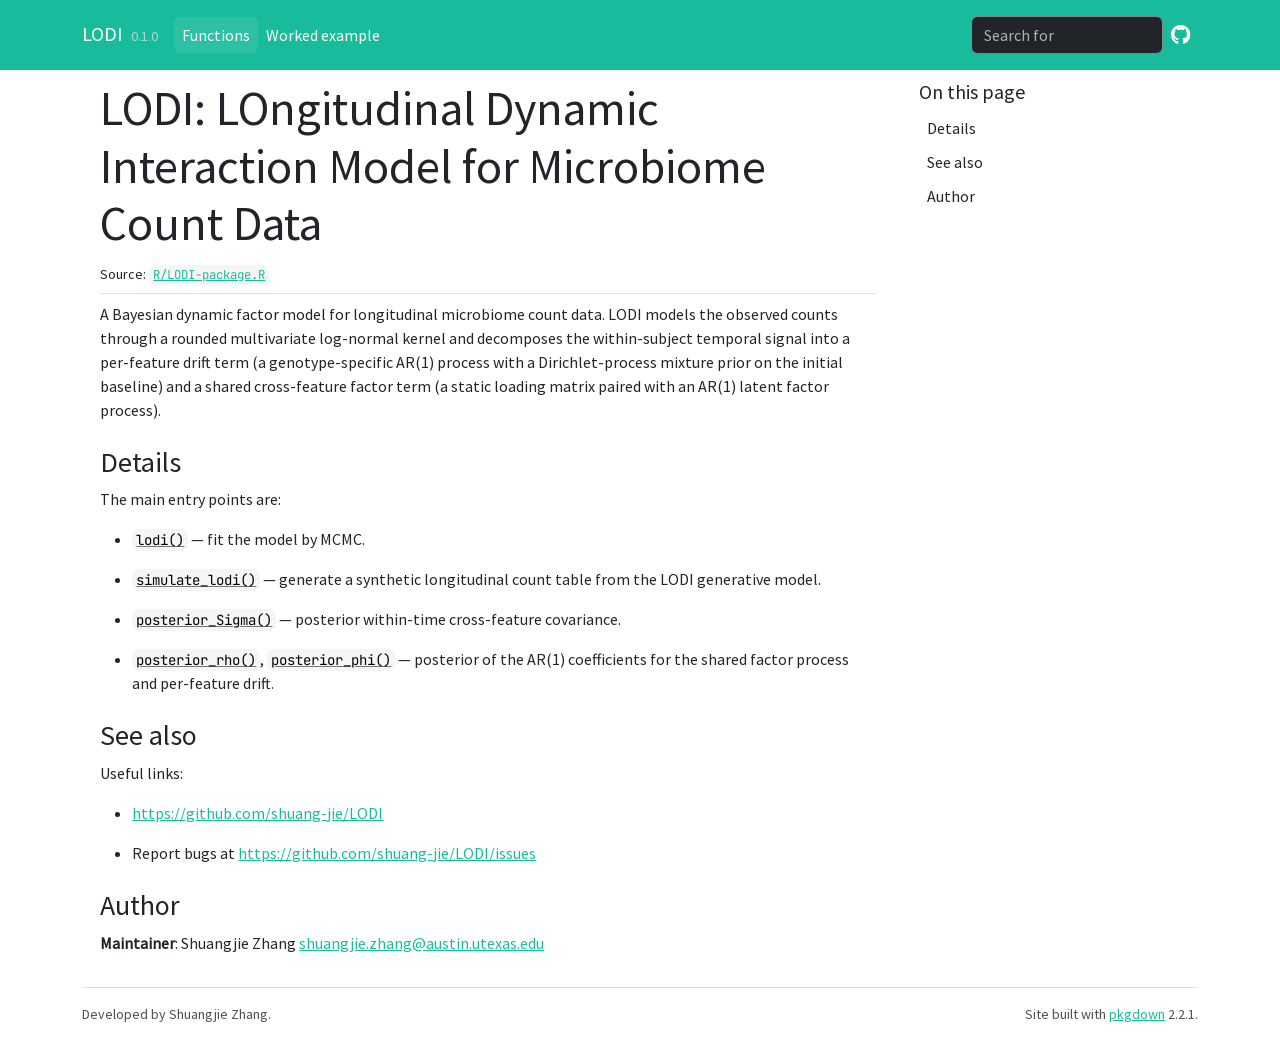
<file: reference/LODI-package.html>
<!DOCTYPE html>
<!-- Generated by pkgdown: do not edit by hand --><html lang="en"><head><meta http-equiv="Content-Type" content="text/html; charset=UTF-8"><meta charset="utf-8"><meta http-equiv="X-UA-Compatible" content="IE=edge"><meta name="viewport" content="width=device-width, initial-scale=1, shrink-to-fit=no"><title>LODI: LOngitudinal Dynamic Interaction Model for Microbiome Count Data — LODI-package • LODI</title><script src="../deps/jquery-3.6.0/jquery-3.6.0.min.js"></script><meta name="viewport" content="width=device-width, initial-scale=1, shrink-to-fit=no"><link href="../deps/bootstrap-5.3.8/bootstrap.min.css" rel="stylesheet"><script src="../deps/bootstrap-5.3.8/bootstrap.bundle.min.js"></script><link href="../deps/Source_Sans_Pro-0.4.10/font.css" rel="stylesheet"><link href="../deps/JetBrains_Mono-0.4.10/font.css" rel="stylesheet"><link href="../deps/font-awesome-6.5.2/css/all.min.css" rel="stylesheet"><link href="../deps/font-awesome-6.5.2/css/v4-shims.min.css" rel="stylesheet"><script src="../deps/headroom-0.11.0/headroom.min.js"></script><script src="../deps/headroom-0.11.0/jQuery.headroom.min.js"></script><script src="../deps/bootstrap-toc-1.0.1/bootstrap-toc.min.js"></script><script src="../deps/clipboard.js-2.0.11/clipboard.min.js"></script><script src="../deps/search-1.0.0/autocomplete.jquery.min.js"></script><script src="../deps/search-1.0.0/fuse.min.js"></script><script src="../deps/search-1.0.0/mark.min.js"></script><!-- pkgdown --><script src="../pkgdown.js"></script><meta property="og:title" content="LODI: LOngitudinal Dynamic Interaction Model for Microbiome Count Data — LODI-package"><meta name="description" content="A Bayesian dynamic factor model for longitudinal microbiome count data.
LODI models the observed counts through a rounded multivariate log-normal
kernel and decomposes the within-subject temporal signal into a per-feature
drift term (a genotype-specific AR(1) process with a Dirichlet-process
mixture prior on the initial baseline) and a shared cross-feature factor
term (a static loading matrix paired with an AR(1) latent factor process)."><meta property="og:description" content="A Bayesian dynamic factor model for longitudinal microbiome count data.
LODI models the observed counts through a rounded multivariate log-normal
kernel and decomposes the within-subject temporal signal into a per-feature
drift term (a genotype-specific AR(1) process with a Dirichlet-process
mixture prior on the initial baseline) and a shared cross-feature factor
term (a static loading matrix paired with an AR(1) latent factor process)."><meta name="twitter:card" content="summary"><meta name="twitter:creator" content="@shuangjie"><meta name="twitter:site" content="@shuangjie"></head><body>
    <a href="#main" class="visually-hidden-focusable">Skip to contents</a>


    <nav class="navbar navbar-expand-lg fixed-top bg-primary" data-bs-theme="dark" aria-label="Site navigation"><div class="container">

    <a class="navbar-brand me-2" href="../index.html">LODI</a>

    <small class="nav-text text-muted me-auto" data-bs-toggle="tooltip" data-bs-placement="bottom" title="">0.1.0</small>


    <button class="navbar-toggler" type="button" data-bs-toggle="collapse" data-bs-target="#navbar" aria-controls="navbar" aria-expanded="false" aria-label="Toggle navigation">
      <span class="navbar-toggler-icon"></span>
    </button>

    <div id="navbar" class="collapse navbar-collapse ms-3">
      <ul class="navbar-nav me-auto"><li class="active nav-item"><a class="nav-link" href="../reference/index.html">Functions</a></li>
<li class="nav-item"><a class="nav-link" href="../articles/simulation1.html">Worked example</a></li>
      </ul><ul class="navbar-nav"><li class="nav-item"><form class="form-inline" role="search">
 <input class="form-control" type="search" name="search-input" id="search-input" autocomplete="off" aria-label="Search site" placeholder="Search for" data-search-index="../search.json"></form></li>
<li class="nav-item"><a class="external-link nav-link" href="https://github.com/shuang-jie/LODI/" aria-label="GitHub"><span class="fa fab fa-github fa-lg"></span></a></li>
      </ul></div>


  </div>
</nav><div class="container template-reference-topic">
<div class="row">
  <main id="main" class="col-md-9"><div class="page-header">

      <h1>LODI: LOngitudinal Dynamic Interaction Model for Microbiome Count Data</h1>
      <small class="dont-index">Source: <a href="https://github.com/shuang-jie/LODI/blob/main/R/LODI-package.R" class="external-link"><code>R/LODI-package.R</code></a></small>
      <div class="d-none name"><code>LODI-package.Rd</code></div>
    </div>

    <div class="ref-description section level2">
    <p>A Bayesian dynamic factor model for longitudinal microbiome count data.
LODI models the observed counts through a rounded multivariate log-normal
kernel and decomposes the within-subject temporal signal into a per-feature
drift term (a genotype-specific AR(1) process with a Dirichlet-process
mixture prior on the initial baseline) and a shared cross-feature factor
term (a static loading matrix paired with an AR(1) latent factor process).</p>
    </div>


    <div class="section level2">
    <h2 id="details">Details<a class="anchor" aria-label="anchor" href="#details"></a></h2>
    <p>The main entry points are:</p><ul><li><p><code><a href="lodi.html">lodi()</a></code> — fit the model by MCMC.</p></li>
<li><p><code><a href="simulate_lodi.html">simulate_lodi()</a></code> — generate a synthetic longitudinal count table from
the LODI generative model.</p></li>
<li><p><code><a href="posterior_Sigma.html">posterior_Sigma()</a></code> — posterior within-time cross-feature covariance.</p></li>
<li><p><code><a href="posterior_rho.html">posterior_rho()</a></code>, <code><a href="posterior_phi.html">posterior_phi()</a></code> — posterior of the AR(1)
coefficients for the shared factor process and per-feature drift.</p></li>
</ul></div>
    <div class="section level2">
    <h2 id="see-also">See also<a class="anchor" aria-label="anchor" href="#see-also"></a></h2>
    <div class="dont-index"><p>Useful links:</p><ul><li><p><a href="https://github.com/shuang-jie/LODI" class="external-link">https://github.com/shuang-jie/LODI</a></p></li>
<li><p>Report bugs at <a href="https://github.com/shuang-jie/LODI/issues" class="external-link">https://github.com/shuang-jie/LODI/issues</a></p></li>
</ul></div>
    </div>
    <div class="section level2">
    <h2 id="author">Author<a class="anchor" aria-label="anchor" href="#author"></a></h2>
    <p><strong>Maintainer</strong>: Shuangjie Zhang <a href="mailto:shuangjie.zhang@austin.utexas.edu">shuangjie.zhang@austin.utexas.edu</a></p>
    </div>

  </main><aside class="col-md-3"><nav id="toc" aria-label="Table of contents"><h2>On this page</h2>
    </nav></aside></div>


    <footer><div class="pkgdown-footer-left">
  <p>Developed by Shuangjie Zhang.</p>
</div>

<div class="pkgdown-footer-right">
  <p>Site built with <a href="https://pkgdown.r-lib.org/" class="external-link">pkgdown</a> 2.2.1.</p>
</div>

    </footer></div>





  </body></html>
</file>
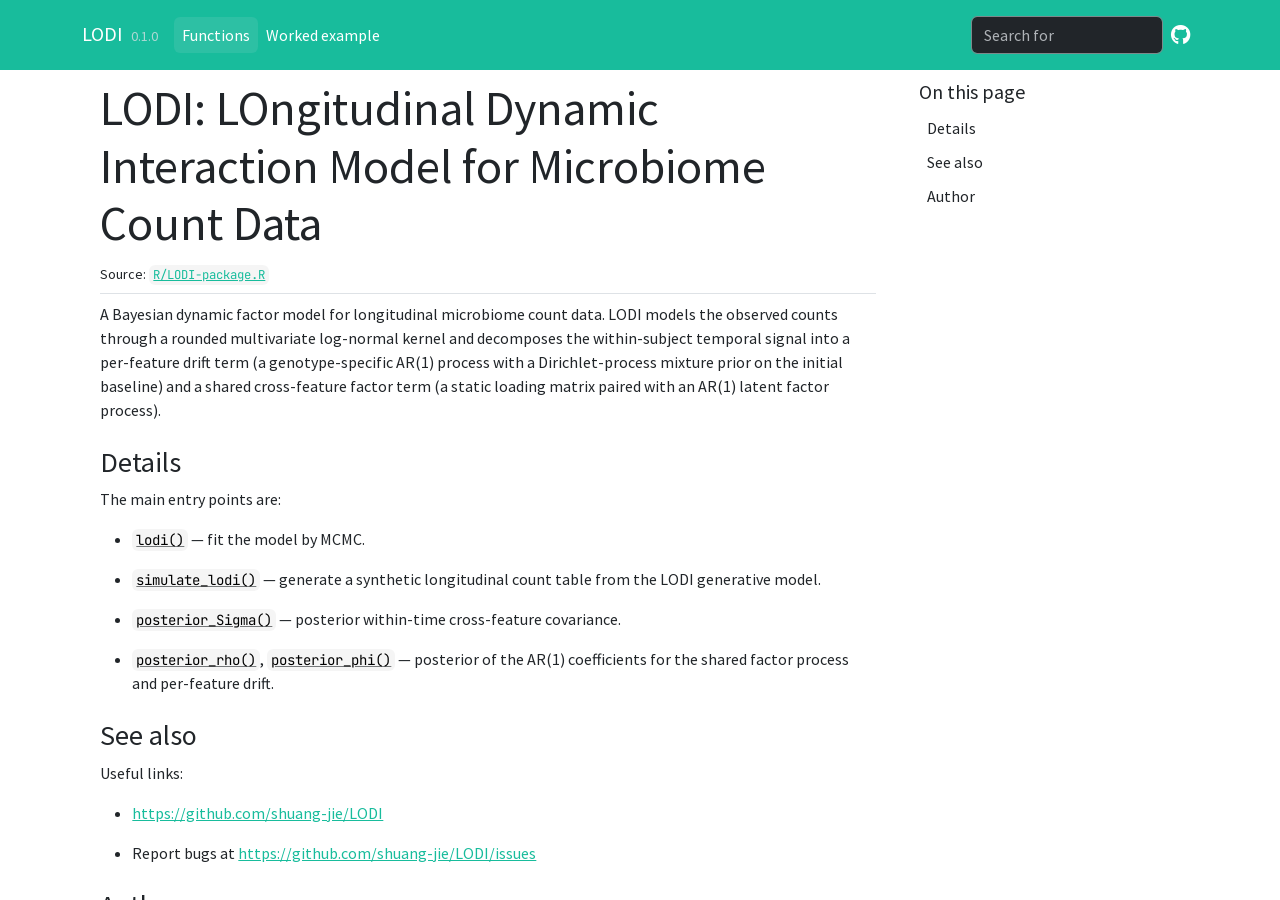
<file: reference/LODI.html>
<html>
  <head>
    <meta http-equiv="refresh" content="0;URL=https://shuang-jie.github.io/LODI/reference/LODI-package.html" />
    <meta name="robots" content="noindex">
    <link rel="canonical" href="https://shuang-jie.github.io/LODI/reference/LODI-package.html">
  </head>
</html>
</file>
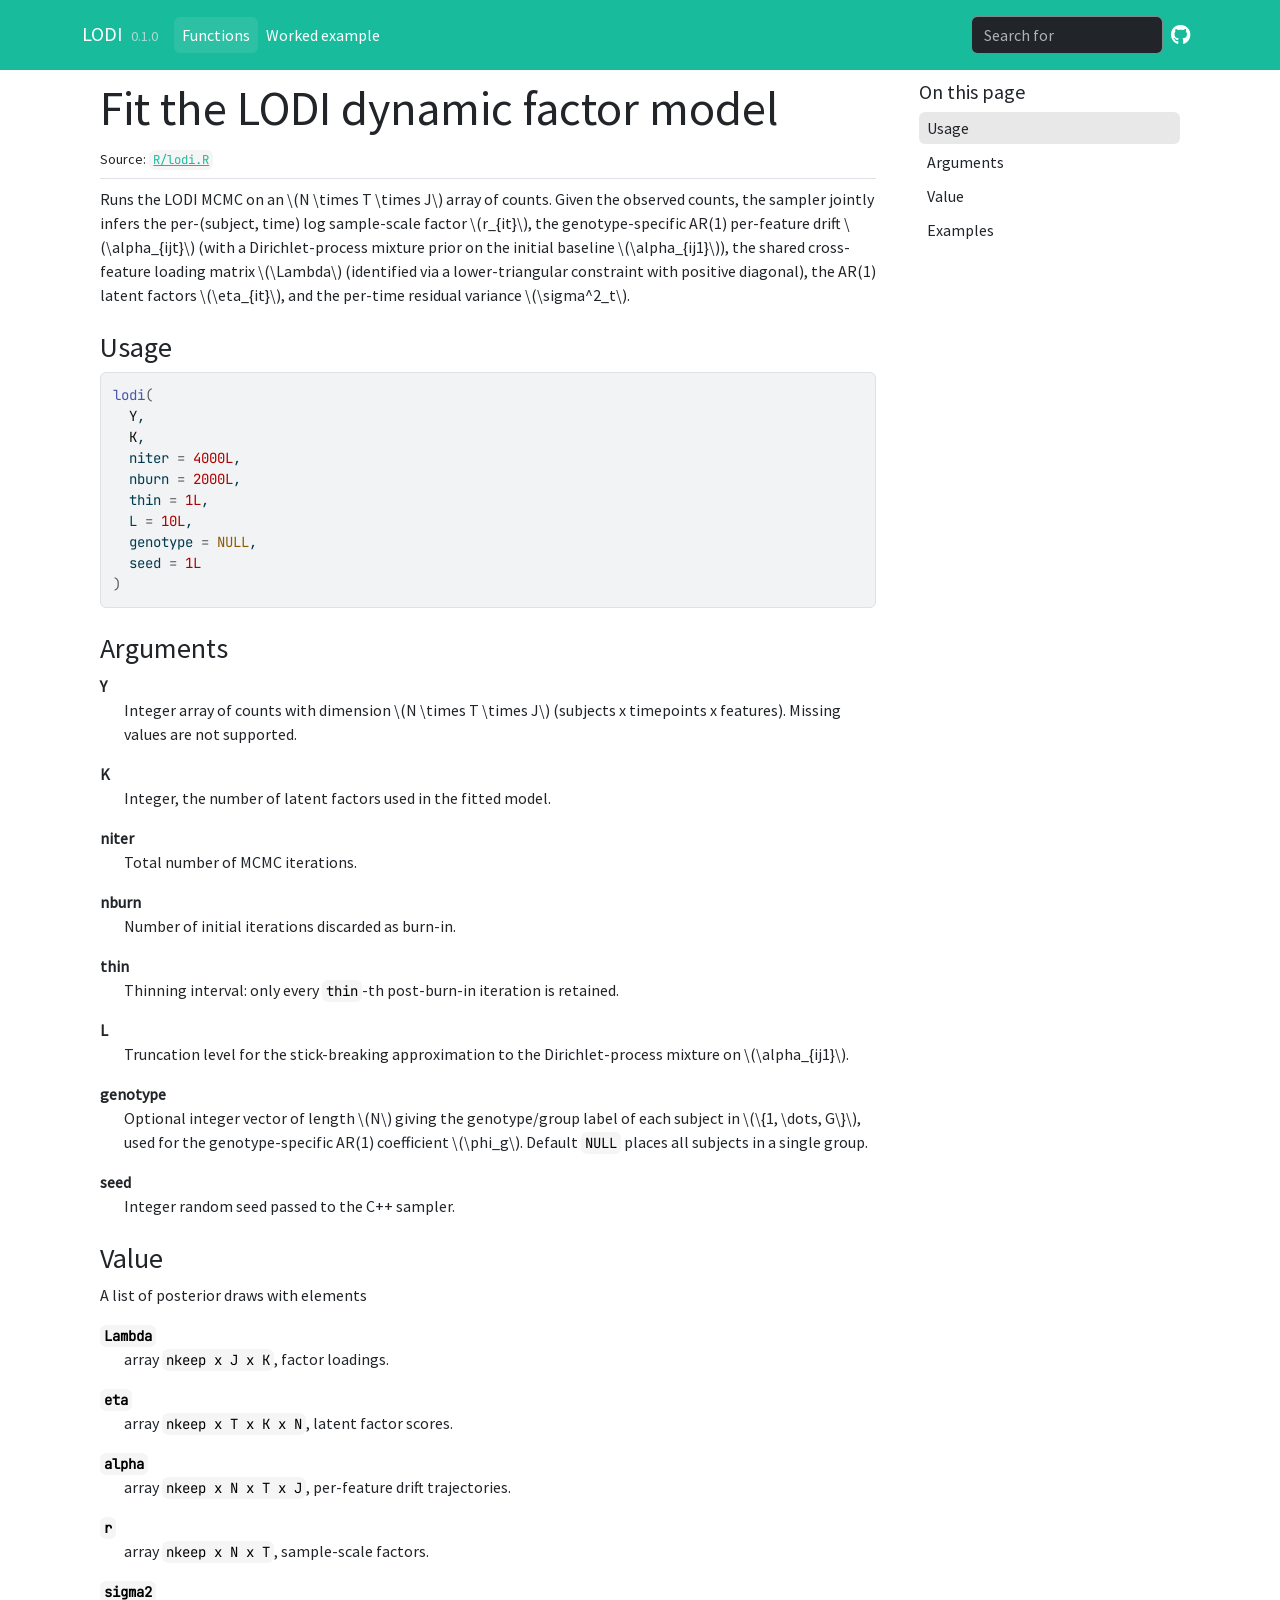
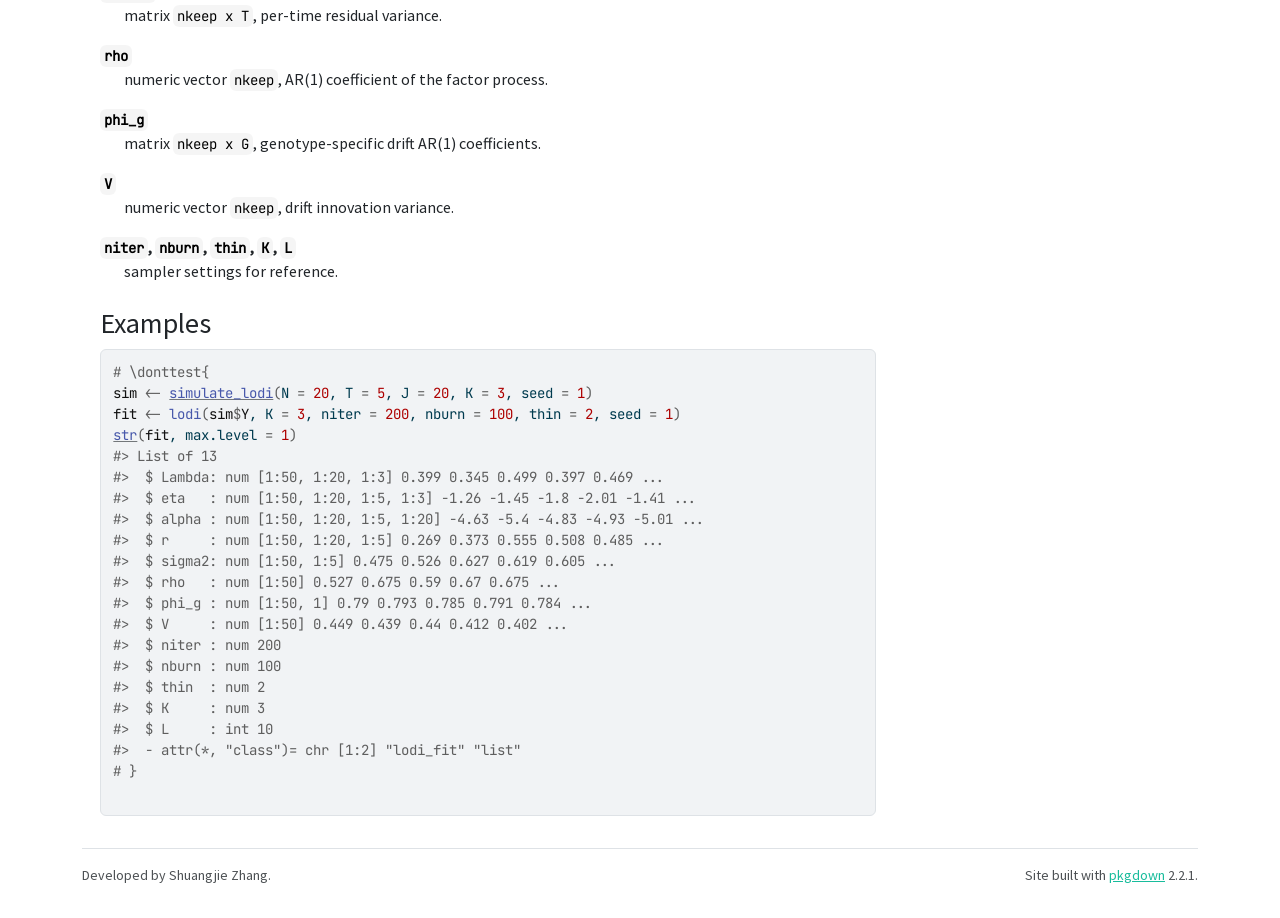
<file: reference/lodi.html>
<!DOCTYPE html>
<!-- Generated by pkgdown: do not edit by hand --><html lang="en"><head><meta http-equiv="Content-Type" content="text/html; charset=UTF-8"><meta charset="utf-8"><meta http-equiv="X-UA-Compatible" content="IE=edge"><meta name="viewport" content="width=device-width, initial-scale=1, shrink-to-fit=no"><title>Fit the LODI dynamic factor model — lodi • LODI</title><script src="../deps/jquery-3.6.0/jquery-3.6.0.min.js"></script><meta name="viewport" content="width=device-width, initial-scale=1, shrink-to-fit=no"><link href="../deps/bootstrap-5.3.8/bootstrap.min.css" rel="stylesheet"><script src="../deps/bootstrap-5.3.8/bootstrap.bundle.min.js"></script><link href="../deps/Source_Sans_Pro-0.4.10/font.css" rel="stylesheet"><link href="../deps/JetBrains_Mono-0.4.10/font.css" rel="stylesheet"><link href="../deps/font-awesome-6.5.2/css/all.min.css" rel="stylesheet"><link href="../deps/font-awesome-6.5.2/css/v4-shims.min.css" rel="stylesheet"><script src="../deps/headroom-0.11.0/headroom.min.js"></script><script src="../deps/headroom-0.11.0/jQuery.headroom.min.js"></script><script src="../deps/bootstrap-toc-1.0.1/bootstrap-toc.min.js"></script><script src="../deps/clipboard.js-2.0.11/clipboard.min.js"></script><script src="../deps/search-1.0.0/autocomplete.jquery.min.js"></script><script src="../deps/search-1.0.0/fuse.min.js"></script><script src="../deps/search-1.0.0/mark.min.js"></script><!-- pkgdown --><script src="../pkgdown.js"></script><meta property="og:title" content="Fit the LODI dynamic factor model — lodi"><meta name="description" content="Runs the LODI MCMC on an \(N \times T \times J\) array of counts.
Given the observed counts, the sampler jointly infers the per-(subject,
time) log sample-scale factor \(r_{it}\), the genotype-specific AR(1)
per-feature drift \(\alpha_{ijt}\) (with a Dirichlet-process mixture
prior on the initial baseline \(\alpha_{ij1}\)), the shared cross-feature
loading matrix \(\Lambda\) (identified via a lower-triangular constraint
with positive diagonal), the AR(1) latent factors \(\eta_{it}\), and the
per-time residual variance \(\sigma^2_t\)."><meta property="og:description" content="Runs the LODI MCMC on an \(N \times T \times J\) array of counts.
Given the observed counts, the sampler jointly infers the per-(subject,
time) log sample-scale factor \(r_{it}\), the genotype-specific AR(1)
per-feature drift \(\alpha_{ijt}\) (with a Dirichlet-process mixture
prior on the initial baseline \(\alpha_{ij1}\)), the shared cross-feature
loading matrix \(\Lambda\) (identified via a lower-triangular constraint
with positive diagonal), the AR(1) latent factors \(\eta_{it}\), and the
per-time residual variance \(\sigma^2_t\)."><meta name="twitter:card" content="summary"><meta name="twitter:creator" content="@shuangjie"><meta name="twitter:site" content="@shuangjie"></head><body>
    <a href="#main" class="visually-hidden-focusable">Skip to contents</a>


    <nav class="navbar navbar-expand-lg fixed-top bg-primary" data-bs-theme="dark" aria-label="Site navigation"><div class="container">

    <a class="navbar-brand me-2" href="../index.html">LODI</a>

    <small class="nav-text text-muted me-auto" data-bs-toggle="tooltip" data-bs-placement="bottom" title="">0.1.0</small>


    <button class="navbar-toggler" type="button" data-bs-toggle="collapse" data-bs-target="#navbar" aria-controls="navbar" aria-expanded="false" aria-label="Toggle navigation">
      <span class="navbar-toggler-icon"></span>
    </button>

    <div id="navbar" class="collapse navbar-collapse ms-3">
      <ul class="navbar-nav me-auto"><li class="active nav-item"><a class="nav-link" href="../reference/index.html">Functions</a></li>
<li class="nav-item"><a class="nav-link" href="../articles/simulation1.html">Worked example</a></li>
      </ul><ul class="navbar-nav"><li class="nav-item"><form class="form-inline" role="search">
 <input class="form-control" type="search" name="search-input" id="search-input" autocomplete="off" aria-label="Search site" placeholder="Search for" data-search-index="../search.json"></form></li>
<li class="nav-item"><a class="external-link nav-link" href="https://github.com/shuang-jie/LODI/" aria-label="GitHub"><span class="fa fab fa-github fa-lg"></span></a></li>
      </ul></div>


  </div>
</nav><div class="container template-reference-topic">
<div class="row">
  <main id="main" class="col-md-9"><div class="page-header">

      <h1>Fit the LODI dynamic factor model</h1>
      <small class="dont-index">Source: <a href="https://github.com/shuang-jie/LODI/blob/main/R/lodi.R" class="external-link"><code>R/lodi.R</code></a></small>
      <div class="d-none name"><code>lodi.Rd</code></div>
    </div>

    <div class="ref-description section level2">
    <p>Runs the LODI MCMC on an \(N \times T \times J\) array of counts.
Given the observed counts, the sampler jointly infers the per-(subject,
time) log sample-scale factor \(r_{it}\), the genotype-specific AR(1)
per-feature drift \(\alpha_{ijt}\) (with a Dirichlet-process mixture
prior on the initial baseline \(\alpha_{ij1}\)), the shared cross-feature
loading matrix \(\Lambda\) (identified via a lower-triangular constraint
with positive diagonal), the AR(1) latent factors \(\eta_{it}\), and the
per-time residual variance \(\sigma^2_t\).</p>
    </div>

    <div class="section level2">
    <h2 id="ref-usage">Usage<a class="anchor" aria-label="anchor" href="#ref-usage"></a></h2>
    <div class="sourceCode"><pre class="sourceCode r"><code><span><span class="fu">lodi</span><span class="op">(</span></span>
<span>  <span class="va">Y</span>,</span>
<span>  <span class="va">K</span>,</span>
<span>  niter <span class="op">=</span> <span class="fl">4000L</span>,</span>
<span>  nburn <span class="op">=</span> <span class="fl">2000L</span>,</span>
<span>  thin <span class="op">=</span> <span class="fl">1L</span>,</span>
<span>  L <span class="op">=</span> <span class="fl">10L</span>,</span>
<span>  genotype <span class="op">=</span> <span class="cn">NULL</span>,</span>
<span>  seed <span class="op">=</span> <span class="fl">1L</span></span>
<span><span class="op">)</span></span></code></pre></div>
    </div>

    <div class="section level2">
    <h2 id="arguments">Arguments<a class="anchor" aria-label="anchor" href="#arguments"></a></h2>


<dl><dt id="arg-y">Y<a class="anchor" aria-label="anchor" href="#arg-y"></a></dt>
<dd><p>Integer array of counts with dimension \(N \times T \times J\)
(subjects x timepoints x features). Missing values are not supported.</p></dd>


<dt id="arg-k">K<a class="anchor" aria-label="anchor" href="#arg-k"></a></dt>
<dd><p>Integer, the number of latent factors used in the fitted model.</p></dd>


<dt id="arg-niter">niter<a class="anchor" aria-label="anchor" href="#arg-niter"></a></dt>
<dd><p>Total number of MCMC iterations.</p></dd>


<dt id="arg-nburn">nburn<a class="anchor" aria-label="anchor" href="#arg-nburn"></a></dt>
<dd><p>Number of initial iterations discarded as burn-in.</p></dd>


<dt id="arg-thin">thin<a class="anchor" aria-label="anchor" href="#arg-thin"></a></dt>
<dd><p>Thinning interval: only every <code>thin</code>-th post-burn-in iteration
is retained.</p></dd>


<dt id="arg-l">L<a class="anchor" aria-label="anchor" href="#arg-l"></a></dt>
<dd><p>Truncation level for the stick-breaking approximation to the
Dirichlet-process mixture on \(\alpha_{ij1}\).</p></dd>


<dt id="arg-genotype">genotype<a class="anchor" aria-label="anchor" href="#arg-genotype"></a></dt>
<dd><p>Optional integer vector of length \(N\) giving the
genotype/group label of each subject in \(\{1, \dots, G\}\), used for
the genotype-specific AR(1) coefficient \(\phi_g\). Default <code>NULL</code>
places all subjects in a single group.</p></dd>


<dt id="arg-seed">seed<a class="anchor" aria-label="anchor" href="#arg-seed"></a></dt>
<dd><p>Integer random seed passed to the C++ sampler.</p></dd>

</dl></div>
    <div class="section level2">
    <h2 id="value">Value<a class="anchor" aria-label="anchor" href="#value"></a></h2>
    <p>A list of posterior draws with elements</p><dl><dt><code>Lambda</code></dt>
<dd><p>array <code>nkeep x J x K</code>, factor loadings.</p></dd>

<dt><code>eta</code></dt>
<dd><p>array <code>nkeep x T x K x N</code>, latent factor scores.</p></dd>

<dt><code>alpha</code></dt>
<dd><p>array <code>nkeep x N x T x J</code>, per-feature drift trajectories.</p></dd>

<dt><code>r</code></dt>
<dd><p>array <code>nkeep x N x T</code>, sample-scale factors.</p></dd>

<dt><code>sigma2</code></dt>
<dd><p>matrix <code>nkeep x T</code>, per-time residual variance.</p></dd>

<dt><code>rho</code></dt>
<dd><p>numeric vector <code>nkeep</code>, AR(1) coefficient of the factor process.</p></dd>

<dt><code>phi_g</code></dt>
<dd><p>matrix <code>nkeep x G</code>, genotype-specific drift AR(1) coefficients.</p></dd>

<dt><code>V</code></dt>
<dd><p>numeric vector <code>nkeep</code>, drift innovation variance.</p></dd>

<dt><code>niter</code>, <code>nburn</code>, <code>thin</code>, <code>K</code>, <code>L</code></dt>
<dd><p>sampler settings for reference.</p></dd>


</dl></div>

    <div class="section level2">
    <h2 id="ref-examples">Examples<a class="anchor" aria-label="anchor" href="#ref-examples"></a></h2>
    <div class="sourceCode"><pre class="sourceCode r"><code><span class="r-in"><span><span class="co"># \donttest{</span></span></span>
<span class="r-in"><span><span class="va">sim</span> <span class="op">&lt;-</span> <span class="fu"><a href="simulate_lodi.html">simulate_lodi</a></span><span class="op">(</span>N <span class="op">=</span> <span class="fl">20</span>, T <span class="op">=</span> <span class="fl">5</span>, J <span class="op">=</span> <span class="fl">20</span>, K <span class="op">=</span> <span class="fl">3</span>, seed <span class="op">=</span> <span class="fl">1</span><span class="op">)</span></span></span>
<span class="r-in"><span><span class="va">fit</span> <span class="op">&lt;-</span> <span class="fu">lodi</span><span class="op">(</span><span class="va">sim</span><span class="op">$</span><span class="va">Y</span>, K <span class="op">=</span> <span class="fl">3</span>, niter <span class="op">=</span> <span class="fl">200</span>, nburn <span class="op">=</span> <span class="fl">100</span>, thin <span class="op">=</span> <span class="fl">2</span>, seed <span class="op">=</span> <span class="fl">1</span><span class="op">)</span></span></span>
<span class="r-in"><span><span class="fu"><a href="https://rdrr.io/r/utils/str.html" class="external-link">str</a></span><span class="op">(</span><span class="va">fit</span>, max.level <span class="op">=</span> <span class="fl">1</span><span class="op">)</span></span></span>
<span class="r-out co"><span class="r-pr">#&gt;</span> List of 13</span>
<span class="r-out co"><span class="r-pr">#&gt;</span>  $ Lambda: num [1:50, 1:20, 1:3] 0.399 0.345 0.499 0.397 0.469 ...</span>
<span class="r-out co"><span class="r-pr">#&gt;</span>  $ eta   : num [1:50, 1:20, 1:5, 1:3] -1.26 -1.45 -1.8 -2.01 -1.41 ...</span>
<span class="r-out co"><span class="r-pr">#&gt;</span>  $ alpha : num [1:50, 1:20, 1:5, 1:20] -4.63 -5.4 -4.83 -4.93 -5.01 ...</span>
<span class="r-out co"><span class="r-pr">#&gt;</span>  $ r     : num [1:50, 1:20, 1:5] 0.269 0.373 0.555 0.508 0.485 ...</span>
<span class="r-out co"><span class="r-pr">#&gt;</span>  $ sigma2: num [1:50, 1:5] 0.475 0.526 0.627 0.619 0.605 ...</span>
<span class="r-out co"><span class="r-pr">#&gt;</span>  $ rho   : num [1:50] 0.527 0.675 0.59 0.67 0.675 ...</span>
<span class="r-out co"><span class="r-pr">#&gt;</span>  $ phi_g : num [1:50, 1] 0.79 0.793 0.785 0.791 0.784 ...</span>
<span class="r-out co"><span class="r-pr">#&gt;</span>  $ V     : num [1:50] 0.449 0.439 0.44 0.412 0.402 ...</span>
<span class="r-out co"><span class="r-pr">#&gt;</span>  $ niter : num 200</span>
<span class="r-out co"><span class="r-pr">#&gt;</span>  $ nburn : num 100</span>
<span class="r-out co"><span class="r-pr">#&gt;</span>  $ thin  : num 2</span>
<span class="r-out co"><span class="r-pr">#&gt;</span>  $ K     : num 3</span>
<span class="r-out co"><span class="r-pr">#&gt;</span>  $ L     : int 10</span>
<span class="r-out co"><span class="r-pr">#&gt;</span>  - attr(*, "class")= chr [1:2] "lodi_fit" "list"</span>
<span class="r-in"><span><span class="co"># }</span></span></span>
<span class="r-in"><span></span></span>
</code></pre></div>
    </div>
  </main><aside class="col-md-3"><nav id="toc" aria-label="Table of contents"><h2>On this page</h2>
    </nav></aside></div>


    <footer><div class="pkgdown-footer-left">
  <p>Developed by Shuangjie Zhang.</p>
</div>

<div class="pkgdown-footer-right">
  <p>Site built with <a href="https://pkgdown.r-lib.org/" class="external-link">pkgdown</a> 2.2.1.</p>
</div>

    </footer></div>





  </body></html>
</file>
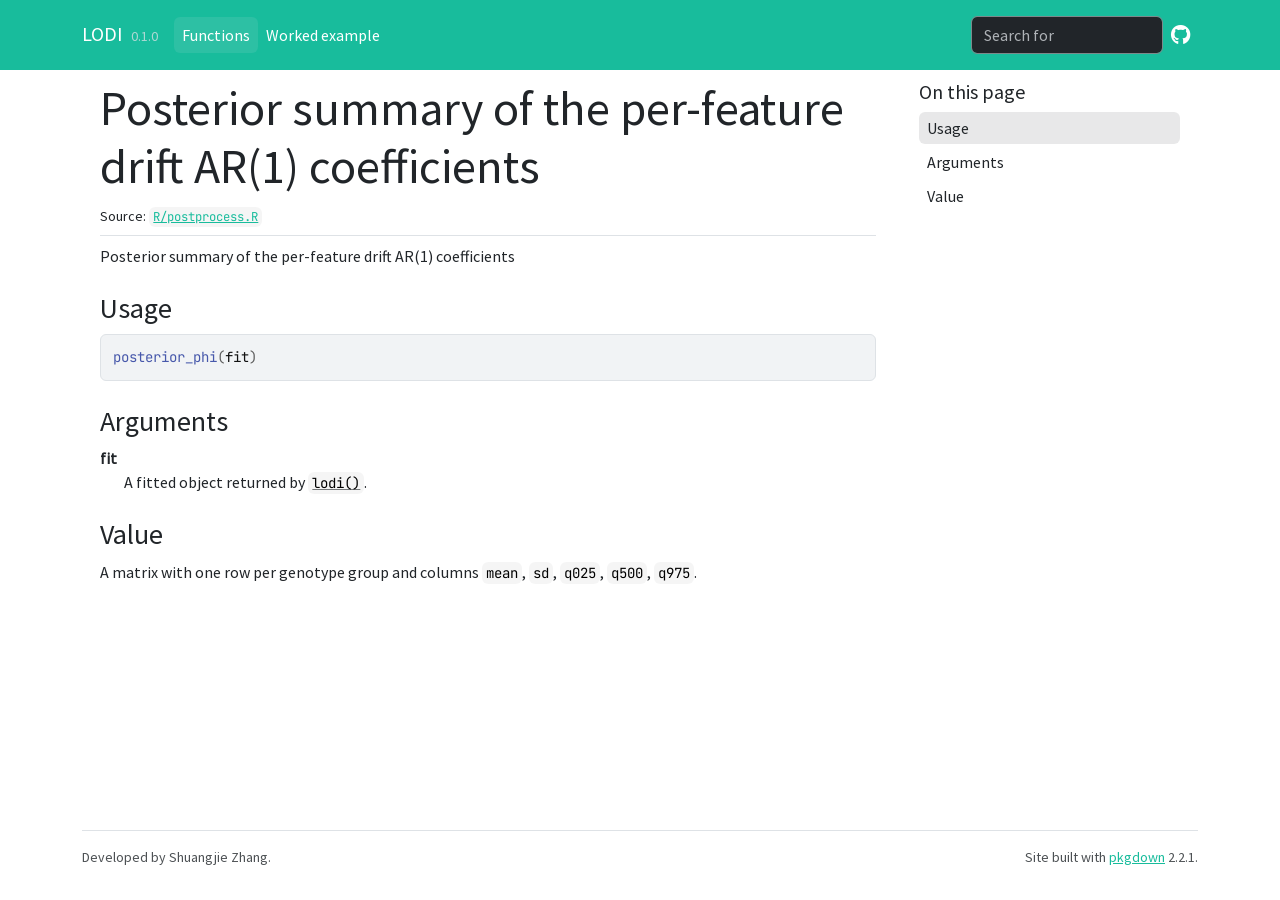
<file: reference/posterior_phi.html>
<!DOCTYPE html>
<!-- Generated by pkgdown: do not edit by hand --><html lang="en"><head><meta http-equiv="Content-Type" content="text/html; charset=UTF-8"><meta charset="utf-8"><meta http-equiv="X-UA-Compatible" content="IE=edge"><meta name="viewport" content="width=device-width, initial-scale=1, shrink-to-fit=no"><title>Posterior summary of the per-feature drift AR(1) coefficients — posterior_phi • LODI</title><script src="../deps/jquery-3.6.0/jquery-3.6.0.min.js"></script><meta name="viewport" content="width=device-width, initial-scale=1, shrink-to-fit=no"><link href="../deps/bootstrap-5.3.8/bootstrap.min.css" rel="stylesheet"><script src="../deps/bootstrap-5.3.8/bootstrap.bundle.min.js"></script><link href="../deps/Source_Sans_Pro-0.4.10/font.css" rel="stylesheet"><link href="../deps/JetBrains_Mono-0.4.10/font.css" rel="stylesheet"><link href="../deps/font-awesome-6.5.2/css/all.min.css" rel="stylesheet"><link href="../deps/font-awesome-6.5.2/css/v4-shims.min.css" rel="stylesheet"><script src="../deps/headroom-0.11.0/headroom.min.js"></script><script src="../deps/headroom-0.11.0/jQuery.headroom.min.js"></script><script src="../deps/bootstrap-toc-1.0.1/bootstrap-toc.min.js"></script><script src="../deps/clipboard.js-2.0.11/clipboard.min.js"></script><script src="../deps/search-1.0.0/autocomplete.jquery.min.js"></script><script src="../deps/search-1.0.0/fuse.min.js"></script><script src="../deps/search-1.0.0/mark.min.js"></script><!-- pkgdown --><script src="../pkgdown.js"></script><meta property="og:title" content="Posterior summary of the per-feature drift AR(1) coefficients — posterior_phi"><meta name="description" content="Posterior summary of the per-feature drift AR(1) coefficients"><meta property="og:description" content="Posterior summary of the per-feature drift AR(1) coefficients"><meta name="twitter:card" content="summary"><meta name="twitter:creator" content="@shuangjie"><meta name="twitter:site" content="@shuangjie"></head><body>
    <a href="#main" class="visually-hidden-focusable">Skip to contents</a>


    <nav class="navbar navbar-expand-lg fixed-top bg-primary" data-bs-theme="dark" aria-label="Site navigation"><div class="container">

    <a class="navbar-brand me-2" href="../index.html">LODI</a>

    <small class="nav-text text-muted me-auto" data-bs-toggle="tooltip" data-bs-placement="bottom" title="">0.1.0</small>


    <button class="navbar-toggler" type="button" data-bs-toggle="collapse" data-bs-target="#navbar" aria-controls="navbar" aria-expanded="false" aria-label="Toggle navigation">
      <span class="navbar-toggler-icon"></span>
    </button>

    <div id="navbar" class="collapse navbar-collapse ms-3">
      <ul class="navbar-nav me-auto"><li class="active nav-item"><a class="nav-link" href="../reference/index.html">Functions</a></li>
<li class="nav-item"><a class="nav-link" href="../articles/simulation1.html">Worked example</a></li>
      </ul><ul class="navbar-nav"><li class="nav-item"><form class="form-inline" role="search">
 <input class="form-control" type="search" name="search-input" id="search-input" autocomplete="off" aria-label="Search site" placeholder="Search for" data-search-index="../search.json"></form></li>
<li class="nav-item"><a class="external-link nav-link" href="https://github.com/shuang-jie/LODI/" aria-label="GitHub"><span class="fa fab fa-github fa-lg"></span></a></li>
      </ul></div>


  </div>
</nav><div class="container template-reference-topic">
<div class="row">
  <main id="main" class="col-md-9"><div class="page-header">

      <h1>Posterior summary of the per-feature drift AR(1) coefficients</h1>
      <small class="dont-index">Source: <a href="https://github.com/shuang-jie/LODI/blob/main/R/postprocess.R" class="external-link"><code>R/postprocess.R</code></a></small>
      <div class="d-none name"><code>posterior_phi.Rd</code></div>
    </div>

    <div class="ref-description section level2">
    <p>Posterior summary of the per-feature drift AR(1) coefficients</p>
    </div>

    <div class="section level2">
    <h2 id="ref-usage">Usage<a class="anchor" aria-label="anchor" href="#ref-usage"></a></h2>
    <div class="sourceCode"><pre class="sourceCode r"><code><span><span class="fu">posterior_phi</span><span class="op">(</span><span class="va">fit</span><span class="op">)</span></span></code></pre></div>
    </div>

    <div class="section level2">
    <h2 id="arguments">Arguments<a class="anchor" aria-label="anchor" href="#arguments"></a></h2>


<dl><dt id="arg-fit">fit<a class="anchor" aria-label="anchor" href="#arg-fit"></a></dt>
<dd><p>A fitted object returned by <code><a href="lodi.html">lodi()</a></code>.</p></dd>

</dl></div>
    <div class="section level2">
    <h2 id="value">Value<a class="anchor" aria-label="anchor" href="#value"></a></h2>
    <p>A matrix with one row per genotype group and columns <code>mean</code>, <code>sd</code>,
<code>q025</code>, <code>q500</code>, <code>q975</code>.</p>
    </div>

  </main><aside class="col-md-3"><nav id="toc" aria-label="Table of contents"><h2>On this page</h2>
    </nav></aside></div>


    <footer><div class="pkgdown-footer-left">
  <p>Developed by Shuangjie Zhang.</p>
</div>

<div class="pkgdown-footer-right">
  <p>Site built with <a href="https://pkgdown.r-lib.org/" class="external-link">pkgdown</a> 2.2.1.</p>
</div>

    </footer></div>





  </body></html>
</file>
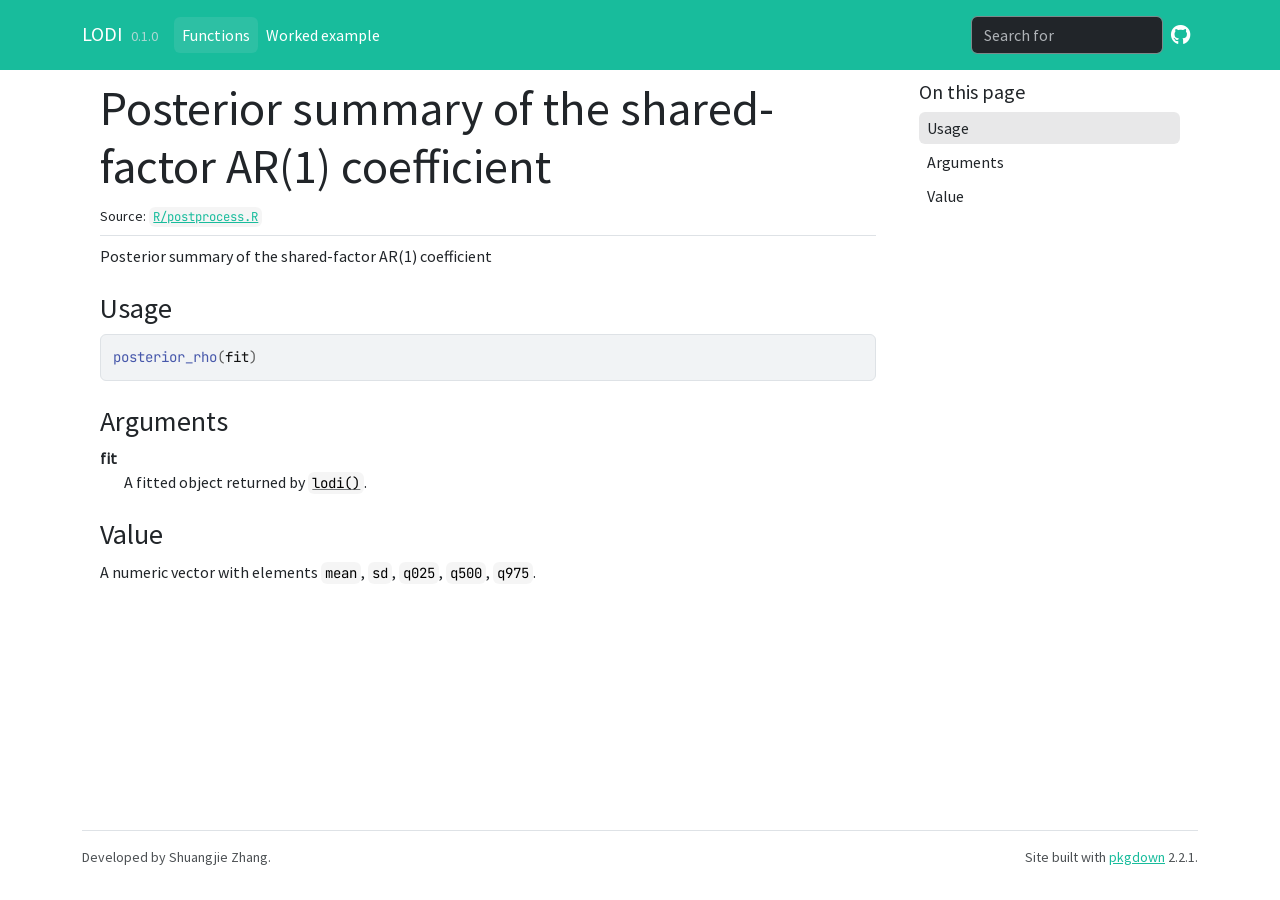
<file: reference/posterior_rho.html>
<!DOCTYPE html>
<!-- Generated by pkgdown: do not edit by hand --><html lang="en"><head><meta http-equiv="Content-Type" content="text/html; charset=UTF-8"><meta charset="utf-8"><meta http-equiv="X-UA-Compatible" content="IE=edge"><meta name="viewport" content="width=device-width, initial-scale=1, shrink-to-fit=no"><title>Posterior summary of the shared-factor AR(1) coefficient — posterior_rho • LODI</title><script src="../deps/jquery-3.6.0/jquery-3.6.0.min.js"></script><meta name="viewport" content="width=device-width, initial-scale=1, shrink-to-fit=no"><link href="../deps/bootstrap-5.3.8/bootstrap.min.css" rel="stylesheet"><script src="../deps/bootstrap-5.3.8/bootstrap.bundle.min.js"></script><link href="../deps/Source_Sans_Pro-0.4.10/font.css" rel="stylesheet"><link href="../deps/JetBrains_Mono-0.4.10/font.css" rel="stylesheet"><link href="../deps/font-awesome-6.5.2/css/all.min.css" rel="stylesheet"><link href="../deps/font-awesome-6.5.2/css/v4-shims.min.css" rel="stylesheet"><script src="../deps/headroom-0.11.0/headroom.min.js"></script><script src="../deps/headroom-0.11.0/jQuery.headroom.min.js"></script><script src="../deps/bootstrap-toc-1.0.1/bootstrap-toc.min.js"></script><script src="../deps/clipboard.js-2.0.11/clipboard.min.js"></script><script src="../deps/search-1.0.0/autocomplete.jquery.min.js"></script><script src="../deps/search-1.0.0/fuse.min.js"></script><script src="../deps/search-1.0.0/mark.min.js"></script><!-- pkgdown --><script src="../pkgdown.js"></script><meta property="og:title" content="Posterior summary of the shared-factor AR(1) coefficient — posterior_rho"><meta name="description" content="Posterior summary of the shared-factor AR(1) coefficient"><meta property="og:description" content="Posterior summary of the shared-factor AR(1) coefficient"><meta name="twitter:card" content="summary"><meta name="twitter:creator" content="@shuangjie"><meta name="twitter:site" content="@shuangjie"></head><body>
    <a href="#main" class="visually-hidden-focusable">Skip to contents</a>


    <nav class="navbar navbar-expand-lg fixed-top bg-primary" data-bs-theme="dark" aria-label="Site navigation"><div class="container">

    <a class="navbar-brand me-2" href="../index.html">LODI</a>

    <small class="nav-text text-muted me-auto" data-bs-toggle="tooltip" data-bs-placement="bottom" title="">0.1.0</small>


    <button class="navbar-toggler" type="button" data-bs-toggle="collapse" data-bs-target="#navbar" aria-controls="navbar" aria-expanded="false" aria-label="Toggle navigation">
      <span class="navbar-toggler-icon"></span>
    </button>

    <div id="navbar" class="collapse navbar-collapse ms-3">
      <ul class="navbar-nav me-auto"><li class="active nav-item"><a class="nav-link" href="../reference/index.html">Functions</a></li>
<li class="nav-item"><a class="nav-link" href="../articles/simulation1.html">Worked example</a></li>
      </ul><ul class="navbar-nav"><li class="nav-item"><form class="form-inline" role="search">
 <input class="form-control" type="search" name="search-input" id="search-input" autocomplete="off" aria-label="Search site" placeholder="Search for" data-search-index="../search.json"></form></li>
<li class="nav-item"><a class="external-link nav-link" href="https://github.com/shuang-jie/LODI/" aria-label="GitHub"><span class="fa fab fa-github fa-lg"></span></a></li>
      </ul></div>


  </div>
</nav><div class="container template-reference-topic">
<div class="row">
  <main id="main" class="col-md-9"><div class="page-header">

      <h1>Posterior summary of the shared-factor AR(1) coefficient</h1>
      <small class="dont-index">Source: <a href="https://github.com/shuang-jie/LODI/blob/main/R/postprocess.R" class="external-link"><code>R/postprocess.R</code></a></small>
      <div class="d-none name"><code>posterior_rho.Rd</code></div>
    </div>

    <div class="ref-description section level2">
    <p>Posterior summary of the shared-factor AR(1) coefficient</p>
    </div>

    <div class="section level2">
    <h2 id="ref-usage">Usage<a class="anchor" aria-label="anchor" href="#ref-usage"></a></h2>
    <div class="sourceCode"><pre class="sourceCode r"><code><span><span class="fu">posterior_rho</span><span class="op">(</span><span class="va">fit</span><span class="op">)</span></span></code></pre></div>
    </div>

    <div class="section level2">
    <h2 id="arguments">Arguments<a class="anchor" aria-label="anchor" href="#arguments"></a></h2>


<dl><dt id="arg-fit">fit<a class="anchor" aria-label="anchor" href="#arg-fit"></a></dt>
<dd><p>A fitted object returned by <code><a href="lodi.html">lodi()</a></code>.</p></dd>

</dl></div>
    <div class="section level2">
    <h2 id="value">Value<a class="anchor" aria-label="anchor" href="#value"></a></h2>
    <p>A numeric vector with elements <code>mean</code>, <code>sd</code>, <code>q025</code>, <code>q500</code>, <code>q975</code>.</p>
    </div>

  </main><aside class="col-md-3"><nav id="toc" aria-label="Table of contents"><h2>On this page</h2>
    </nav></aside></div>


    <footer><div class="pkgdown-footer-left">
  <p>Developed by Shuangjie Zhang.</p>
</div>

<div class="pkgdown-footer-right">
  <p>Site built with <a href="https://pkgdown.r-lib.org/" class="external-link">pkgdown</a> 2.2.1.</p>
</div>

    </footer></div>





  </body></html>
</file>
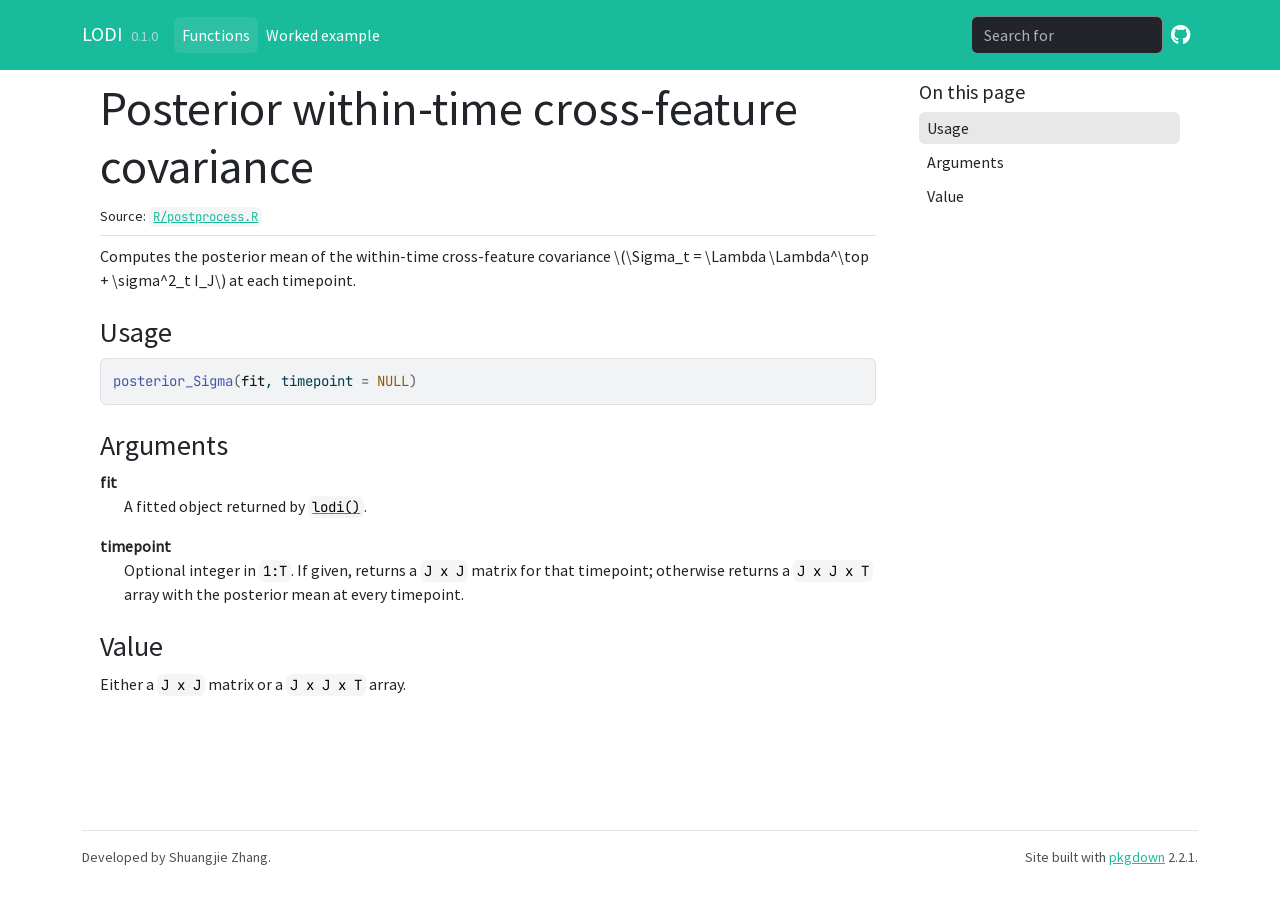
<file: reference/posterior_Sigma.html>
<!DOCTYPE html>
<!-- Generated by pkgdown: do not edit by hand --><html lang="en"><head><meta http-equiv="Content-Type" content="text/html; charset=UTF-8"><meta charset="utf-8"><meta http-equiv="X-UA-Compatible" content="IE=edge"><meta name="viewport" content="width=device-width, initial-scale=1, shrink-to-fit=no"><title>Posterior within-time cross-feature covariance — posterior_Sigma • LODI</title><script src="../deps/jquery-3.6.0/jquery-3.6.0.min.js"></script><meta name="viewport" content="width=device-width, initial-scale=1, shrink-to-fit=no"><link href="../deps/bootstrap-5.3.8/bootstrap.min.css" rel="stylesheet"><script src="../deps/bootstrap-5.3.8/bootstrap.bundle.min.js"></script><link href="../deps/Source_Sans_Pro-0.4.10/font.css" rel="stylesheet"><link href="../deps/JetBrains_Mono-0.4.10/font.css" rel="stylesheet"><link href="../deps/font-awesome-6.5.2/css/all.min.css" rel="stylesheet"><link href="../deps/font-awesome-6.5.2/css/v4-shims.min.css" rel="stylesheet"><script src="../deps/headroom-0.11.0/headroom.min.js"></script><script src="../deps/headroom-0.11.0/jQuery.headroom.min.js"></script><script src="../deps/bootstrap-toc-1.0.1/bootstrap-toc.min.js"></script><script src="../deps/clipboard.js-2.0.11/clipboard.min.js"></script><script src="../deps/search-1.0.0/autocomplete.jquery.min.js"></script><script src="../deps/search-1.0.0/fuse.min.js"></script><script src="../deps/search-1.0.0/mark.min.js"></script><!-- pkgdown --><script src="../pkgdown.js"></script><meta property="og:title" content="Posterior within-time cross-feature covariance — posterior_Sigma"><meta name="description" content="Computes the posterior mean of the within-time cross-feature covariance
\(\Sigma_t = \Lambda \Lambda^\top + \sigma^2_t I_J\) at each timepoint."><meta property="og:description" content="Computes the posterior mean of the within-time cross-feature covariance
\(\Sigma_t = \Lambda \Lambda^\top + \sigma^2_t I_J\) at each timepoint."><meta name="twitter:card" content="summary"><meta name="twitter:creator" content="@shuangjie"><meta name="twitter:site" content="@shuangjie"></head><body>
    <a href="#main" class="visually-hidden-focusable">Skip to contents</a>


    <nav class="navbar navbar-expand-lg fixed-top bg-primary" data-bs-theme="dark" aria-label="Site navigation"><div class="container">

    <a class="navbar-brand me-2" href="../index.html">LODI</a>

    <small class="nav-text text-muted me-auto" data-bs-toggle="tooltip" data-bs-placement="bottom" title="">0.1.0</small>


    <button class="navbar-toggler" type="button" data-bs-toggle="collapse" data-bs-target="#navbar" aria-controls="navbar" aria-expanded="false" aria-label="Toggle navigation">
      <span class="navbar-toggler-icon"></span>
    </button>

    <div id="navbar" class="collapse navbar-collapse ms-3">
      <ul class="navbar-nav me-auto"><li class="active nav-item"><a class="nav-link" href="../reference/index.html">Functions</a></li>
<li class="nav-item"><a class="nav-link" href="../articles/simulation1.html">Worked example</a></li>
      </ul><ul class="navbar-nav"><li class="nav-item"><form class="form-inline" role="search">
 <input class="form-control" type="search" name="search-input" id="search-input" autocomplete="off" aria-label="Search site" placeholder="Search for" data-search-index="../search.json"></form></li>
<li class="nav-item"><a class="external-link nav-link" href="https://github.com/shuang-jie/LODI/" aria-label="GitHub"><span class="fa fab fa-github fa-lg"></span></a></li>
      </ul></div>


  </div>
</nav><div class="container template-reference-topic">
<div class="row">
  <main id="main" class="col-md-9"><div class="page-header">

      <h1>Posterior within-time cross-feature covariance</h1>
      <small class="dont-index">Source: <a href="https://github.com/shuang-jie/LODI/blob/main/R/postprocess.R" class="external-link"><code>R/postprocess.R</code></a></small>
      <div class="d-none name"><code>posterior_Sigma.Rd</code></div>
    </div>

    <div class="ref-description section level2">
    <p>Computes the posterior mean of the within-time cross-feature covariance
\(\Sigma_t = \Lambda \Lambda^\top + \sigma^2_t I_J\) at each timepoint.</p>
    </div>

    <div class="section level2">
    <h2 id="ref-usage">Usage<a class="anchor" aria-label="anchor" href="#ref-usage"></a></h2>
    <div class="sourceCode"><pre class="sourceCode r"><code><span><span class="fu">posterior_Sigma</span><span class="op">(</span><span class="va">fit</span>, timepoint <span class="op">=</span> <span class="cn">NULL</span><span class="op">)</span></span></code></pre></div>
    </div>

    <div class="section level2">
    <h2 id="arguments">Arguments<a class="anchor" aria-label="anchor" href="#arguments"></a></h2>


<dl><dt id="arg-fit">fit<a class="anchor" aria-label="anchor" href="#arg-fit"></a></dt>
<dd><p>A fitted object returned by <code><a href="lodi.html">lodi()</a></code>.</p></dd>


<dt id="arg-timepoint">timepoint<a class="anchor" aria-label="anchor" href="#arg-timepoint"></a></dt>
<dd><p>Optional integer in <code>1:T</code>. If given, returns a <code>J x J</code>
matrix for that timepoint; otherwise returns a <code>J x J x T</code> array with the
posterior mean at every timepoint.</p></dd>

</dl></div>
    <div class="section level2">
    <h2 id="value">Value<a class="anchor" aria-label="anchor" href="#value"></a></h2>
    <p>Either a <code>J x J</code> matrix or a <code>J x J x T</code> array.</p>
    </div>

  </main><aside class="col-md-3"><nav id="toc" aria-label="Table of contents"><h2>On this page</h2>
    </nav></aside></div>


    <footer><div class="pkgdown-footer-left">
  <p>Developed by Shuangjie Zhang.</p>
</div>

<div class="pkgdown-footer-right">
  <p>Site built with <a href="https://pkgdown.r-lib.org/" class="external-link">pkgdown</a> 2.2.1.</p>
</div>

    </footer></div>





  </body></html>
</file>
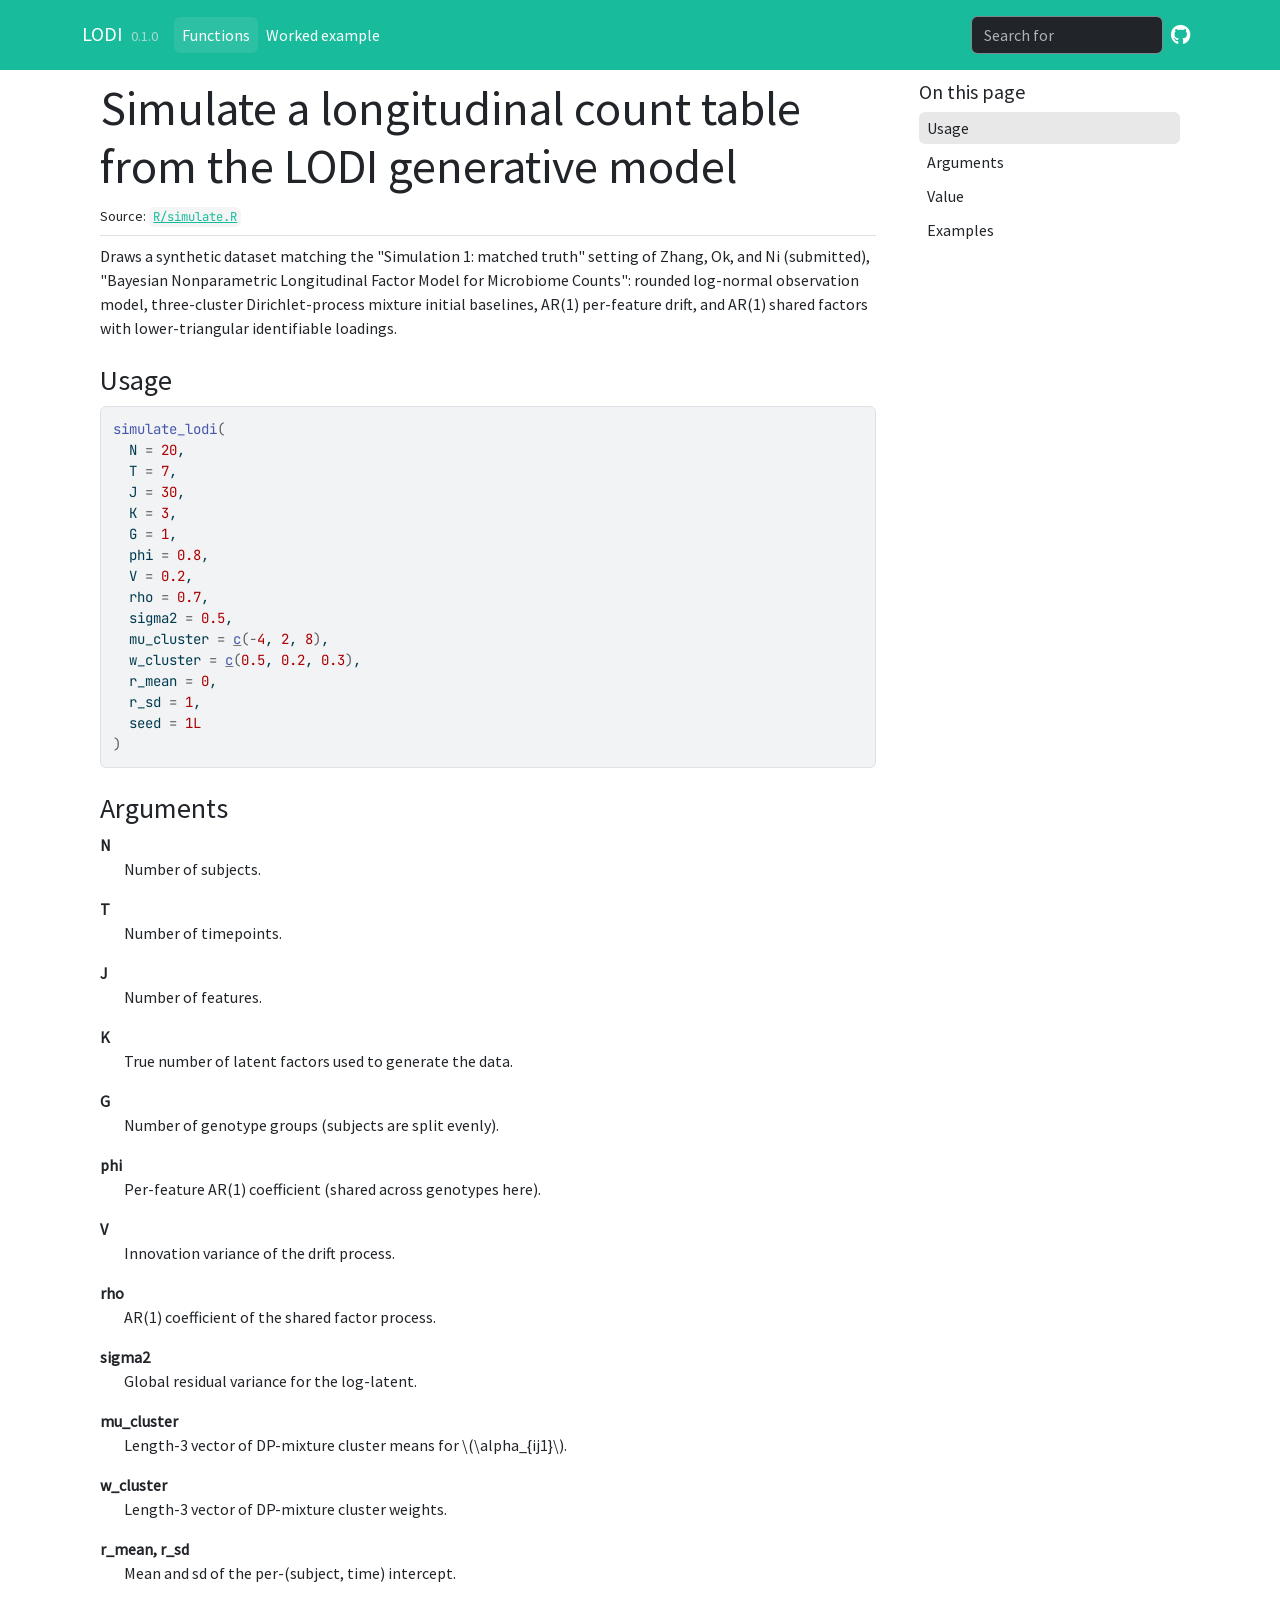
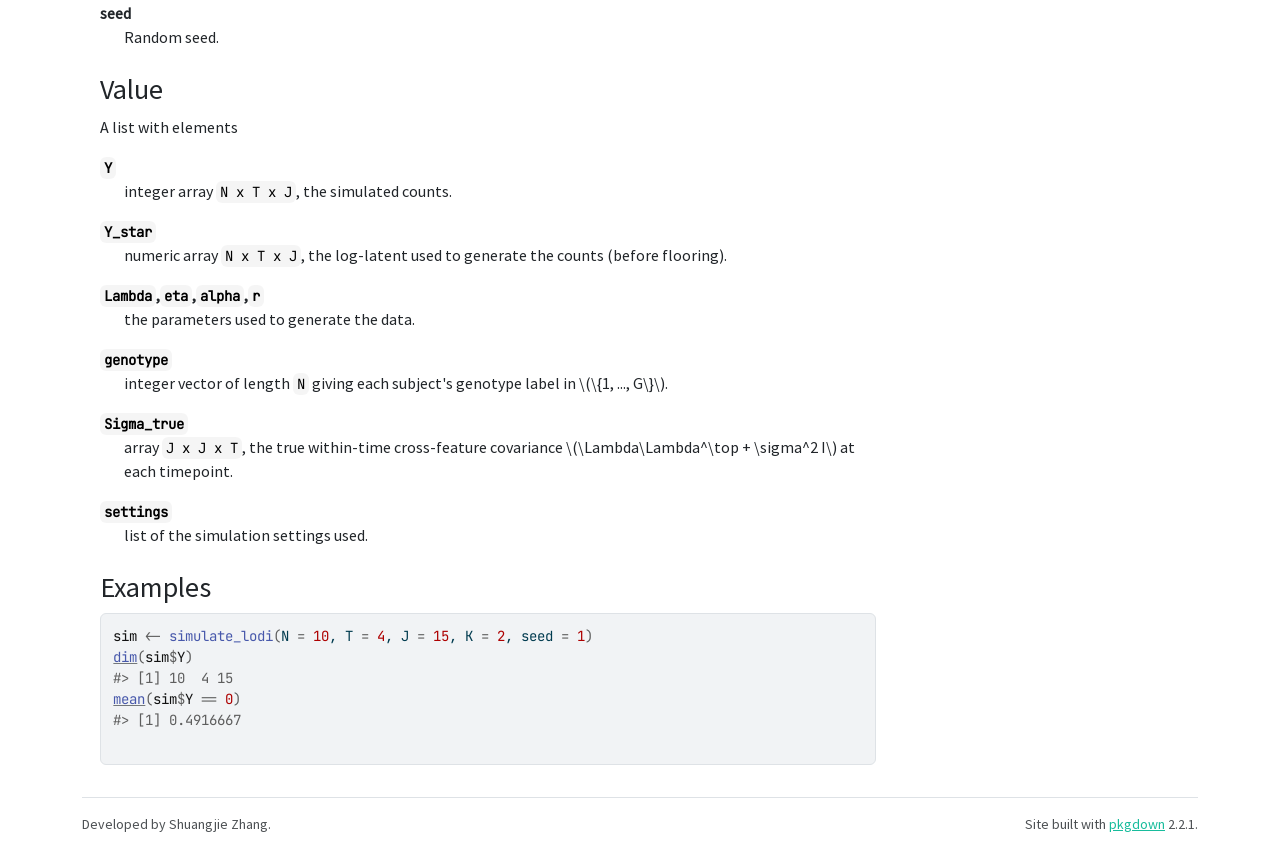
<file: reference/simulate_lodi.html>
<!DOCTYPE html>
<!-- Generated by pkgdown: do not edit by hand --><html lang="en"><head><meta http-equiv="Content-Type" content="text/html; charset=UTF-8"><meta charset="utf-8"><meta http-equiv="X-UA-Compatible" content="IE=edge"><meta name="viewport" content="width=device-width, initial-scale=1, shrink-to-fit=no"><title>Simulate a longitudinal count table from the LODI generative model — simulate_lodi • LODI</title><script src="../deps/jquery-3.6.0/jquery-3.6.0.min.js"></script><meta name="viewport" content="width=device-width, initial-scale=1, shrink-to-fit=no"><link href="../deps/bootstrap-5.3.8/bootstrap.min.css" rel="stylesheet"><script src="../deps/bootstrap-5.3.8/bootstrap.bundle.min.js"></script><link href="../deps/Source_Sans_Pro-0.4.10/font.css" rel="stylesheet"><link href="../deps/JetBrains_Mono-0.4.10/font.css" rel="stylesheet"><link href="../deps/font-awesome-6.5.2/css/all.min.css" rel="stylesheet"><link href="../deps/font-awesome-6.5.2/css/v4-shims.min.css" rel="stylesheet"><script src="../deps/headroom-0.11.0/headroom.min.js"></script><script src="../deps/headroom-0.11.0/jQuery.headroom.min.js"></script><script src="../deps/bootstrap-toc-1.0.1/bootstrap-toc.min.js"></script><script src="../deps/clipboard.js-2.0.11/clipboard.min.js"></script><script src="../deps/search-1.0.0/autocomplete.jquery.min.js"></script><script src="../deps/search-1.0.0/fuse.min.js"></script><script src="../deps/search-1.0.0/mark.min.js"></script><!-- pkgdown --><script src="../pkgdown.js"></script><meta property="og:title" content="Simulate a longitudinal count table from the LODI generative model — simulate_lodi"><meta name="description" content='Draws a synthetic dataset matching the "Simulation 1: matched truth"
setting of Zhang, Ok, and Ni (submitted), "Bayesian Nonparametric
Longitudinal Factor Model for Microbiome Counts": rounded log-normal observation
model, three-cluster Dirichlet-process mixture initial baselines, AR(1)
per-feature drift, and AR(1) shared factors with lower-triangular
identifiable loadings.'><meta property="og:description" content='Draws a synthetic dataset matching the "Simulation 1: matched truth"
setting of Zhang, Ok, and Ni (submitted), "Bayesian Nonparametric
Longitudinal Factor Model for Microbiome Counts": rounded log-normal observation
model, three-cluster Dirichlet-process mixture initial baselines, AR(1)
per-feature drift, and AR(1) shared factors with lower-triangular
identifiable loadings.'><meta name="twitter:card" content="summary"><meta name="twitter:creator" content="@shuangjie"><meta name="twitter:site" content="@shuangjie"></head><body>
    <a href="#main" class="visually-hidden-focusable">Skip to contents</a>


    <nav class="navbar navbar-expand-lg fixed-top bg-primary" data-bs-theme="dark" aria-label="Site navigation"><div class="container">

    <a class="navbar-brand me-2" href="../index.html">LODI</a>

    <small class="nav-text text-muted me-auto" data-bs-toggle="tooltip" data-bs-placement="bottom" title="">0.1.0</small>


    <button class="navbar-toggler" type="button" data-bs-toggle="collapse" data-bs-target="#navbar" aria-controls="navbar" aria-expanded="false" aria-label="Toggle navigation">
      <span class="navbar-toggler-icon"></span>
    </button>

    <div id="navbar" class="collapse navbar-collapse ms-3">
      <ul class="navbar-nav me-auto"><li class="active nav-item"><a class="nav-link" href="../reference/index.html">Functions</a></li>
<li class="nav-item"><a class="nav-link" href="../articles/simulation1.html">Worked example</a></li>
      </ul><ul class="navbar-nav"><li class="nav-item"><form class="form-inline" role="search">
 <input class="form-control" type="search" name="search-input" id="search-input" autocomplete="off" aria-label="Search site" placeholder="Search for" data-search-index="../search.json"></form></li>
<li class="nav-item"><a class="external-link nav-link" href="https://github.com/shuang-jie/LODI/" aria-label="GitHub"><span class="fa fab fa-github fa-lg"></span></a></li>
      </ul></div>


  </div>
</nav><div class="container template-reference-topic">
<div class="row">
  <main id="main" class="col-md-9"><div class="page-header">

      <h1>Simulate a longitudinal count table from the LODI generative model</h1>
      <small class="dont-index">Source: <a href="https://github.com/shuang-jie/LODI/blob/main/R/simulate.R" class="external-link"><code>R/simulate.R</code></a></small>
      <div class="d-none name"><code>simulate_lodi.Rd</code></div>
    </div>

    <div class="ref-description section level2">
    <p>Draws a synthetic dataset matching the "Simulation 1: matched truth"
setting of Zhang, Ok, and Ni (submitted), "Bayesian Nonparametric
Longitudinal Factor Model for Microbiome Counts": rounded log-normal observation
model, three-cluster Dirichlet-process mixture initial baselines, AR(1)
per-feature drift, and AR(1) shared factors with lower-triangular
identifiable loadings.</p>
    </div>

    <div class="section level2">
    <h2 id="ref-usage">Usage<a class="anchor" aria-label="anchor" href="#ref-usage"></a></h2>
    <div class="sourceCode"><pre class="sourceCode r"><code><span><span class="fu">simulate_lodi</span><span class="op">(</span></span>
<span>  N <span class="op">=</span> <span class="fl">20</span>,</span>
<span>  T <span class="op">=</span> <span class="fl">7</span>,</span>
<span>  J <span class="op">=</span> <span class="fl">30</span>,</span>
<span>  K <span class="op">=</span> <span class="fl">3</span>,</span>
<span>  G <span class="op">=</span> <span class="fl">1</span>,</span>
<span>  phi <span class="op">=</span> <span class="fl">0.8</span>,</span>
<span>  V <span class="op">=</span> <span class="fl">0.2</span>,</span>
<span>  rho <span class="op">=</span> <span class="fl">0.7</span>,</span>
<span>  sigma2 <span class="op">=</span> <span class="fl">0.5</span>,</span>
<span>  mu_cluster <span class="op">=</span> <span class="fu"><a href="https://rdrr.io/r/base/c.html" class="external-link">c</a></span><span class="op">(</span><span class="op">-</span><span class="fl">4</span>, <span class="fl">2</span>, <span class="fl">8</span><span class="op">)</span>,</span>
<span>  w_cluster <span class="op">=</span> <span class="fu"><a href="https://rdrr.io/r/base/c.html" class="external-link">c</a></span><span class="op">(</span><span class="fl">0.5</span>, <span class="fl">0.2</span>, <span class="fl">0.3</span><span class="op">)</span>,</span>
<span>  r_mean <span class="op">=</span> <span class="fl">0</span>,</span>
<span>  r_sd <span class="op">=</span> <span class="fl">1</span>,</span>
<span>  seed <span class="op">=</span> <span class="fl">1L</span></span>
<span><span class="op">)</span></span></code></pre></div>
    </div>

    <div class="section level2">
    <h2 id="arguments">Arguments<a class="anchor" aria-label="anchor" href="#arguments"></a></h2>


<dl><dt id="arg-n">N<a class="anchor" aria-label="anchor" href="#arg-n"></a></dt>
<dd><p>Number of subjects.</p></dd>


<dt id="arg-t">T<a class="anchor" aria-label="anchor" href="#arg-t"></a></dt>
<dd><p>Number of timepoints.</p></dd>


<dt id="arg-j">J<a class="anchor" aria-label="anchor" href="#arg-j"></a></dt>
<dd><p>Number of features.</p></dd>


<dt id="arg-k">K<a class="anchor" aria-label="anchor" href="#arg-k"></a></dt>
<dd><p>True number of latent factors used to generate the data.</p></dd>


<dt id="arg-g">G<a class="anchor" aria-label="anchor" href="#arg-g"></a></dt>
<dd><p>Number of genotype groups (subjects are split evenly).</p></dd>


<dt id="arg-phi">phi<a class="anchor" aria-label="anchor" href="#arg-phi"></a></dt>
<dd><p>Per-feature AR(1) coefficient (shared across genotypes here).</p></dd>


<dt id="arg-v">V<a class="anchor" aria-label="anchor" href="#arg-v"></a></dt>
<dd><p>Innovation variance of the drift process.</p></dd>


<dt id="arg-rho">rho<a class="anchor" aria-label="anchor" href="#arg-rho"></a></dt>
<dd><p>AR(1) coefficient of the shared factor process.</p></dd>


<dt id="arg-sigma-">sigma2<a class="anchor" aria-label="anchor" href="#arg-sigma-"></a></dt>
<dd><p>Global residual variance for the log-latent.</p></dd>


<dt id="arg-mu-cluster">mu_cluster<a class="anchor" aria-label="anchor" href="#arg-mu-cluster"></a></dt>
<dd><p>Length-3 vector of DP-mixture cluster means for
\(\alpha_{ij1}\).</p></dd>


<dt id="arg-w-cluster">w_cluster<a class="anchor" aria-label="anchor" href="#arg-w-cluster"></a></dt>
<dd><p>Length-3 vector of DP-mixture cluster weights.</p></dd>


<dt id="arg-r-mean-r-sd">r_mean, r_sd<a class="anchor" aria-label="anchor" href="#arg-r-mean-r-sd"></a></dt>
<dd><p>Mean and sd of the per-(subject, time) intercept.</p></dd>


<dt id="arg-seed">seed<a class="anchor" aria-label="anchor" href="#arg-seed"></a></dt>
<dd><p>Random seed.</p></dd>

</dl></div>
    <div class="section level2">
    <h2 id="value">Value<a class="anchor" aria-label="anchor" href="#value"></a></h2>
    <p>A list with elements</p><dl><dt><code>Y</code></dt>
<dd><p>integer array <code>N x T x J</code>, the simulated counts.</p></dd>

<dt><code>Y_star</code></dt>
<dd><p>numeric array <code>N x T x J</code>, the log-latent used to
generate the counts (before flooring).</p></dd>

<dt><code>Lambda</code>,<code>eta</code>,<code>alpha</code>,<code>r</code></dt>
<dd><p>the parameters used to generate the data.</p></dd>

<dt><code>genotype</code></dt>
<dd><p>integer vector of length <code>N</code> giving each subject's
genotype label in \(\{1, ..., G\}\).</p></dd>

<dt><code>Sigma_true</code></dt>
<dd><p>array <code>J x J x T</code>, the true within-time cross-feature
covariance \(\Lambda\Lambda^\top + \sigma^2 I\) at each timepoint.</p></dd>

<dt><code>settings</code></dt>
<dd><p>list of the simulation settings used.</p></dd>


</dl></div>

    <div class="section level2">
    <h2 id="ref-examples">Examples<a class="anchor" aria-label="anchor" href="#ref-examples"></a></h2>
    <div class="sourceCode"><pre class="sourceCode r"><code><span class="r-in"><span><span class="va">sim</span> <span class="op">&lt;-</span> <span class="fu">simulate_lodi</span><span class="op">(</span>N <span class="op">=</span> <span class="fl">10</span>, T <span class="op">=</span> <span class="fl">4</span>, J <span class="op">=</span> <span class="fl">15</span>, K <span class="op">=</span> <span class="fl">2</span>, seed <span class="op">=</span> <span class="fl">1</span><span class="op">)</span></span></span>
<span class="r-in"><span><span class="fu"><a href="https://rdrr.io/r/base/dim.html" class="external-link">dim</a></span><span class="op">(</span><span class="va">sim</span><span class="op">$</span><span class="va">Y</span><span class="op">)</span></span></span>
<span class="r-out co"><span class="r-pr">#&gt;</span> [1] 10  4 15</span>
<span class="r-in"><span><span class="fu"><a href="https://rdrr.io/r/base/mean.html" class="external-link">mean</a></span><span class="op">(</span><span class="va">sim</span><span class="op">$</span><span class="va">Y</span> <span class="op">==</span> <span class="fl">0</span><span class="op">)</span></span></span>
<span class="r-out co"><span class="r-pr">#&gt;</span> [1] 0.4916667</span>
<span class="r-in"><span></span></span>
</code></pre></div>
    </div>
  </main><aside class="col-md-3"><nav id="toc" aria-label="Table of contents"><h2>On this page</h2>
    </nav></aside></div>


    <footer><div class="pkgdown-footer-left">
  <p>Developed by Shuangjie Zhang.</p>
</div>

<div class="pkgdown-footer-right">
  <p>Site built with <a href="https://pkgdown.r-lib.org/" class="external-link">pkgdown</a> 2.2.1.</p>
</div>

    </footer></div>





  </body></html>
</file>
<file: deps/Source_Sans_Pro-0.4.10/font.css>
/* cyrillic-ext */
@font-face {
  font-family: 'Source Sans Pro';
  font-style: normal;
  font-weight: 400;
  font-display: swap;
  src: url(6xK3dSBYKcSV-LCoeQqfX1RYOo3qNa7lqDY.woff2) format('woff2');
  unicode-range: U+0460-052F, U+1C80-1C8A, U+20B4, U+2DE0-2DFF, U+A640-A69F, U+FE2E-FE2F;
}
/* cyrillic */
@font-face {
  font-family: 'Source Sans Pro';
  font-style: normal;
  font-weight: 400;
  font-display: swap;
  src: url(6xK3dSBYKcSV-LCoeQqfX1RYOo3qPK7lqDY.woff2) format('woff2');
  unicode-range: U+0301, U+0400-045F, U+0490-0491, U+04B0-04B1, U+2116;
}
/* greek-ext */
@font-face {
  font-family: 'Source Sans Pro';
  font-style: normal;
  font-weight: 400;
  font-display: swap;
  src: url(6xK3dSBYKcSV-LCoeQqfX1RYOo3qNK7lqDY.woff2) format('woff2');
  unicode-range: U+1F00-1FFF;
}
/* greek */
@font-face {
  font-family: 'Source Sans Pro';
  font-style: normal;
  font-weight: 400;
  font-display: swap;
  src: url(6xK3dSBYKcSV-LCoeQqfX1RYOo3qO67lqDY.woff2) format('woff2');
  unicode-range: U+0370-0377, U+037A-037F, U+0384-038A, U+038C, U+038E-03A1, U+03A3-03FF;
}
/* vietnamese */
@font-face {
  font-family: 'Source Sans Pro';
  font-style: normal;
  font-weight: 400;
  font-display: swap;
  src: url(6xK3dSBYKcSV-LCoeQqfX1RYOo3qN67lqDY.woff2) format('woff2');
  unicode-range: U+0102-0103, U+0110-0111, U+0128-0129, U+0168-0169, U+01A0-01A1, U+01AF-01B0, U+0300-0301, U+0303-0304, U+0308-0309, U+0323, U+0329, U+1EA0-1EF9, U+20AB;
}
/* latin-ext */
@font-face {
  font-family: 'Source Sans Pro';
  font-style: normal;
  font-weight: 400;
  font-display: swap;
  src: url(6xK3dSBYKcSV-LCoeQqfX1RYOo3qNq7lqDY.woff2) format('woff2');
  unicode-range: U+0100-02BA, U+02BD-02C5, U+02C7-02CC, U+02CE-02D7, U+02DD-02FF, U+0304, U+0308, U+0329, U+1D00-1DBF, U+1E00-1E9F, U+1EF2-1EFF, U+2020, U+20A0-20AB, U+20AD-20C0, U+2113, U+2C60-2C7F, U+A720-A7FF;
}
/* latin */
@font-face {
  font-family: 'Source Sans Pro';
  font-style: normal;
  font-weight: 400;
  font-display: swap;
  src: url(6xK3dSBYKcSV-LCoeQqfX1RYOo3qOK7l.woff2) format('woff2');
  unicode-range: U+0000-00FF, U+0131, U+0152-0153, U+02BB-02BC, U+02C6, U+02DA, U+02DC, U+0304, U+0308, U+0329, U+2000-206F, U+20AC, U+2122, U+2191, U+2193, U+2212, U+2215, U+FEFF, U+FFFD;
}
</file>
<file: deps/JetBrains_Mono-0.4.10/font.css>
/* cyrillic-ext */
@font-face {
  font-family: 'JetBrains Mono';
  font-style: normal;
  font-weight: 400;
  font-display: swap;
  src: url(tDbY2o-flEEny0FZhsfKu5WU4zr3E_BX0PnT8RD8yKxTN1OVgaY.woff2) format('woff2');
  unicode-range: U+0460-052F, U+1C80-1C8A, U+20B4, U+2DE0-2DFF, U+A640-A69F, U+FE2E-FE2F;
}
/* cyrillic */
@font-face {
  font-family: 'JetBrains Mono';
  font-style: normal;
  font-weight: 400;
  font-display: swap;
  src: url(tDbY2o-flEEny0FZhsfKu5WU4zr3E_BX0PnT8RD8yKxTPlOVgaY.woff2) format('woff2');
  unicode-range: U+0301, U+0400-045F, U+0490-0491, U+04B0-04B1, U+2116;
}
/* greek */
@font-face {
  font-family: 'JetBrains Mono';
  font-style: normal;
  font-weight: 400;
  font-display: swap;
  src: url(tDbY2o-flEEny0FZhsfKu5WU4zr3E_BX0PnT8RD8yKxTOVOVgaY.woff2) format('woff2');
  unicode-range: U+0370-0377, U+037A-037F, U+0384-038A, U+038C, U+038E-03A1, U+03A3-03FF;
}
/* vietnamese */
@font-face {
  font-family: 'JetBrains Mono';
  font-style: normal;
  font-weight: 400;
  font-display: swap;
  src: url(tDbY2o-flEEny0FZhsfKu5WU4zr3E_BX0PnT8RD8yKxTNVOVgaY.woff2) format('woff2');
  unicode-range: U+0102-0103, U+0110-0111, U+0128-0129, U+0168-0169, U+01A0-01A1, U+01AF-01B0, U+0300-0301, U+0303-0304, U+0308-0309, U+0323, U+0329, U+1EA0-1EF9, U+20AB;
}
/* latin-ext */
@font-face {
  font-family: 'JetBrains Mono';
  font-style: normal;
  font-weight: 400;
  font-display: swap;
  src: url(tDbY2o-flEEny0FZhsfKu5WU4zr3E_BX0PnT8RD8yKxTNFOVgaY.woff2) format('woff2');
  unicode-range: U+0100-02BA, U+02BD-02C5, U+02C7-02CC, U+02CE-02D7, U+02DD-02FF, U+0304, U+0308, U+0329, U+1D00-1DBF, U+1E00-1E9F, U+1EF2-1EFF, U+2020, U+20A0-20AB, U+20AD-20C0, U+2113, U+2C60-2C7F, U+A720-A7FF;
}
/* latin */
@font-face {
  font-family: 'JetBrains Mono';
  font-style: normal;
  font-weight: 400;
  font-display: swap;
  src: url(tDbY2o-flEEny0FZhsfKu5WU4zr3E_BX0PnT8RD8yKxTOlOV.woff2) format('woff2');
  unicode-range: U+0000-00FF, U+0131, U+0152-0153, U+02BB-02BC, U+02C6, U+02DA, U+02DC, U+0304, U+0308, U+0329, U+2000-206F, U+20AC, U+2122, U+2191, U+2193, U+2212, U+2215, U+FEFF, U+FFFD;
}
</file>
<file: deps/font-awesome-6.5.2/css/v4-shims.min.css>
/*!
 * Font Awesome Free 6.5.2 by @fontawesome - https://fontawesome.com
 * License - https://fontawesome.com/license/free (Icons: CC BY 4.0, Fonts: SIL OFL 1.1, Code: MIT License)
 * Copyright 2024 Fonticons, Inc.
 */
.fa.fa-glass:before{content:"\f000"}.fa.fa-envelope-o{font-family:"Font Awesome 6 Free";font-weight:400}.fa.fa-envelope-o:before{content:"\f0e0"}.fa.fa-star-o{font-family:"Font Awesome 6 Free";font-weight:400}.fa.fa-star-o:before{content:"\f005"}.fa.fa-close:before,.fa.fa-remove:before{content:"\f00d"}.fa.fa-gear:before{content:"\f013"}.fa.fa-trash-o{font-family:"Font Awesome 6 Free";font-weight:400}.fa.fa-trash-o:before{content:"\f2ed"}.fa.fa-home:before{content:"\f015"}.fa.fa-file-o{font-family:"Font Awesome 6 Free";font-weight:400}.fa.fa-file-o:before{content:"\f15b"}.fa.fa-clock-o{font-family:"Font Awesome 6 Free";font-weight:400}.fa.fa-clock-o:before{content:"\f017"}.fa.fa-arrow-circle-o-down{font-family:"Font Awesome 6 Free";font-weight:400}.fa.fa-arrow-circle-o-down:before{content:"\f358"}.fa.fa-arrow-circle-o-up{font-family:"Font Awesome 6 Free";font-weight:400}.fa.fa-arrow-circle-o-up:before{content:"\f35b"}.fa.fa-play-circle-o{font-family:"Font Awesome 6 Free";font-weight:400}.fa.fa-play-circle-o:before{content:"\f144"}.fa.fa-repeat:before,.fa.fa-rotate-right:before{content:"\f01e"}.fa.fa-refresh:before{content:"\f021"}.fa.fa-list-alt{font-family:"Font Awesome 6 Free";font-weight:400}.fa.fa-list-alt:before{content:"\f022"}.fa.fa-dedent:before{content:"\f03b"}.fa.fa-video-camera:before{content:"\f03d"}.fa.fa-picture-o{font-family:"Font Awesome 6 Free";font-weight:400}.fa.fa-picture-o:before{content:"\f03e"}.fa.fa-photo{font-family:"Font Awesome 6 Free";font-weight:400}.fa.fa-photo:before{content:"\f03e"}.fa.fa-image{font-family:"Font Awesome 6 Free";font-weight:400}.fa.fa-image:before{content:"\f03e"}.fa.fa-map-marker:before{content:"\f3c5"}.fa.fa-pencil-square-o{font-family:"Font Awesome 6 Free";font-weight:400}.fa.fa-pencil-square-o:before{content:"\f044"}.fa.fa-edit{font-family:"Font Awesome 6 Free";font-weight:400}.fa.fa-edit:before{content:"\f044"}.fa.fa-share-square-o:before{content:"\f14d"}.fa.fa-check-square-o{font-family:"Font Awesome 6 Free";font-weight:400}.fa.fa-check-square-o:before{content:"\f14a"}.fa.fa-arrows:before{content:"\f0b2"}.fa.fa-times-circle-o{font-family:"Font Awesome 6 Free";font-weight:400}.fa.fa-times-circle-o:before{content:"\f057"}.fa.fa-check-circle-o{font-family:"Font Awesome 6 Free";font-weight:400}.fa.fa-check-circle-o:before{content:"\f058"}.fa.fa-mail-forward:before{content:"\f064"}.fa.fa-expand:before{content:"\f424"}.fa.fa-compress:before{content:"\f422"}.fa.fa-eye,.fa.fa-eye-slash{font-family:"Font Awesome 6 Free";font-weight:400}.fa.fa-warning:before{content:"\f071"}.fa.fa-calendar:before{content:"\f073"}.fa.fa-arrows-v:before{content:"\f338"}.fa.fa-arrows-h:before{content:"\f337"}.fa.fa-bar-chart-o:before,.fa.fa-bar-chart:before{content:"\e0e3"}.fa.fa-twitter-square{font-family:"Font Awesome 6 Brands";font-weight:400}.fa.fa-twitter-square:before{content:"\f081"}.fa.fa-facebook-square{font-family:"Font Awesome 6 Brands";font-weight:400}.fa.fa-facebook-square:before{content:"\f082"}.fa.fa-gears:before{content:"\f085"}.fa.fa-thumbs-o-up{font-family:"Font Awesome 6 Free";font-weight:400}.fa.fa-thumbs-o-up:before{content:"\f164"}.fa.fa-thumbs-o-down{font-family:"Font Awesome 6 Free";font-weight:400}.fa.fa-thumbs-o-down:before{content:"\f165"}.fa.fa-heart-o{font-family:"Font Awesome 6 Free";font-weight:400}.fa.fa-heart-o:before{content:"\f004"}.fa.fa-sign-out:before{content:"\f2f5"}.fa.fa-linkedin-square{font-family:"Font Awesome 6 Brands";font-weight:400}.fa.fa-linkedin-square:before{content:"\f08c"}.fa.fa-thumb-tack:before{content:"\f08d"}.fa.fa-external-link:before{content:"\f35d"}.fa.fa-sign-in:before{content:"\f2f6"}.fa.fa-github-square{font-family:"Font Awesome 6 Brands";font-weight:400}.fa.fa-github-square:before{content:"\f092"}.fa.fa-lemon-o{font-family:"Font Awesome 6 Free";font-weight:400}.fa.fa-lemon-o:before{content:"\f094"}.fa.fa-square-o{font-family:"Font Awesome 6 Free";font-weight:400}.fa.fa-square-o:before{content:"\f0c8"}.fa.fa-bookmark-o{font-family:"Font Awesome 6 Free";font-weight:400}.fa.fa-bookmark-o:before{content:"\f02e"}.fa.fa-facebook,.fa.fa-twitter{font-family:"Font Awesome 6 Brands";font-weight:400}.fa.fa-facebook:before{content:"\f39e"}.fa.fa-facebook-f{font-family:"Font Awesome 6 Brands";font-weight:400}.fa.fa-facebook-f:before{content:"\f39e"}.fa.fa-github{font-family:"Font Awesome 6 Brands";font-weight:400}.fa.fa-credit-card{font-family:"Font Awesome 6 Free";font-weight:400}.fa.fa-feed:before{content:"\f09e"}.fa.fa-hdd-o{font-family:"Font Awesome 6 Free";font-weight:400}.fa.fa-hdd-o:before{content:"\f0a0"}.fa.fa-hand-o-right{font-family:"Font Awesome 6 Free";font-weight:400}.fa.fa-hand-o-right:before{content:"\f0a4"}.fa.fa-hand-o-left{font-family:"Font Awesome 6 Free";font-weight:400}.fa.fa-hand-o-left:before{content:"\f0a5"}.fa.fa-hand-o-up{font-family:"Font Awesome 6 Free";font-weight:400}.fa.fa-hand-o-up:before{content:"\f0a6"}.fa.fa-hand-o-down{font-family:"Font Awesome 6 Free";font-weight:400}.fa.fa-hand-o-down:before{content:"\f0a7"}.fa.fa-globe:before{content:"\f57d"}.fa.fa-tasks:before{content:"\f828"}.fa.fa-arrows-alt:before{content:"\f31e"}.fa.fa-group:before{content:"\f0c0"}.fa.fa-chain:before{content:"\f0c1"}.fa.fa-cut:before{content:"\f0c4"}.fa.fa-files-o{font-family:"Font Awesome 6 Free";font-weight:400}.fa.fa-files-o:before{content:"\f0c5"}.fa.fa-floppy-o{font-family:"Font Awesome 6 Free";font-weight:400}.fa.fa-floppy-o:before{content:"\f0c7"}.fa.fa-save{font-family:"Font Awesome 6 Free";font-weight:400}.fa.fa-save:before{content:"\f0c7"}.fa.fa-navicon:before,.fa.fa-reorder:before{content:"\f0c9"}.fa.fa-magic:before{content:"\e2ca"}.fa.fa-pinterest,.fa.fa-pinterest-square{font-family:"Font Awesome 6 Brands";font-weight:400}.fa.fa-pinterest-square:before{content:"\f0d3"}.fa.fa-google-plus-square{font-family:"Font Awesome 6 Brands";font-weight:400}.fa.fa-google-plus-square:before{content:"\f0d4"}.fa.fa-google-plus{font-family:"Font Awesome 6 Brands";font-weight:400}.fa.fa-google-plus:before{content:"\f0d5"}.fa.fa-money:before{content:"\f3d1"}.fa.fa-unsorted:before{content:"\f0dc"}.fa.fa-sort-desc:before{content:"\f0dd"}.fa.fa-sort-asc:before{content:"\f0de"}.fa.fa-linkedin{font-family:"Font Awesome 6 Brands";font-weight:400}.fa.fa-linkedin:before{content:"\f0e1"}.fa.fa-rotate-left:before{content:"\f0e2"}.fa.fa-legal:before{content:"\f0e3"}.fa.fa-dashboard:before,.fa.fa-tachometer:before{content:"\f625"}.fa.fa-comment-o{font-family:"Font Awesome 6 Free";font-weight:400}.fa.fa-comment-o:before{content:"\f075"}.fa.fa-comments-o{font-family:"Font Awesome 6 Free";font-weight:400}.fa.fa-comments-o:before{content:"\f086"}.fa.fa-flash:before{content:"\f0e7"}.fa.fa-clipboard:before{content:"\f0ea"}.fa.fa-lightbulb-o{font-family:"Font Awesome 6 Free";font-weight:400}.fa.fa-lightbulb-o:before{content:"\f0eb"}.fa.fa-exchange:before{content:"\f362"}.fa.fa-cloud-download:before{content:"\f0ed"}.fa.fa-cloud-upload:before{content:"\f0ee"}.fa.fa-bell-o{font-family:"Font Awesome 6 Free";font-weight:400}.fa.fa-bell-o:before{content:"\f0f3"}.fa.fa-cutlery:before{content:"\f2e7"}.fa.fa-file-text-o{font-family:"Font Awesome 6 Free";font-weight:400}.fa.fa-file-text-o:before{content:"\f15c"}.fa.fa-building-o{font-family:"Font Awesome 6 Free";font-weight:400}.fa.fa-building-o:before{content:"\f1ad"}.fa.fa-hospital-o{font-family:"Font Awesome 6 Free";font-weight:400}.fa.fa-hospital-o:before{content:"\f0f8"}.fa.fa-tablet:before{content:"\f3fa"}.fa.fa-mobile-phone:before,.fa.fa-mobile:before{content:"\f3cd"}.fa.fa-circle-o{font-family:"Font Awesome 6 Free";font-weight:400}.fa.fa-circle-o:before{content:"\f111"}.fa.fa-mail-reply:before{content:"\f3e5"}.fa.fa-github-alt{font-family:"Font Awesome 6 Brands";font-weight:400}.fa.fa-folder-o{font-family:"Font Awesome 6 Free";font-weight:400}.fa.fa-folder-o:before{content:"\f07b"}.fa.fa-folder-open-o{font-family:"Font Awesome 6 Free";font-weight:400}.fa.fa-folder-open-o:before{content:"\f07c"}.fa.fa-smile-o{font-family:"Font Awesome 6 Free";font-weight:400}.fa.fa-smile-o:before{content:"\f118"}.fa.fa-frown-o{font-family:"Font Awesome 6 Free";font-weight:400}.fa.fa-frown-o:before{content:"\f119"}.fa.fa-meh-o{font-family:"Font Awesome 6 Free";font-weight:400}.fa.fa-meh-o:before{content:"\f11a"}.fa.fa-keyboard-o{font-family:"Font Awesome 6 Free";font-weight:400}.fa.fa-keyboard-o:before{content:"\f11c"}.fa.fa-flag-o{font-family:"Font Awesome 6 Free";font-weight:400}.fa.fa-flag-o:before{content:"\f024"}.fa.fa-mail-reply-all:before{content:"\f122"}.fa.fa-star-half-o{font-family:"Font Awesome 6 Free";font-weight:400}.fa.fa-star-half-o:before{content:"\f5c0"}.fa.fa-star-half-empty{font-family:"Font Awesome 6 Free";font-weight:400}.fa.fa-star-half-empty:before{content:"\f5c0"}.fa.fa-star-half-full{font-family:"Font Awesome 6 Free";font-weight:400}.fa.fa-star-half-full:before{content:"\f5c0"}.fa.fa-code-fork:before{content:"\f126"}.fa.fa-chain-broken:before,.fa.fa-unlink:before{content:"\f127"}.fa.fa-calendar-o{font-family:"Font Awesome 6 Free";font-weight:400}.fa.fa-calendar-o:before{content:"\f133"}.fa.fa-css3,.fa.fa-html5,.fa.fa-maxcdn{font-family:"Font Awesome 6 Brands";font-weight:400}.fa.fa-unlock-alt:before{content:"\f09c"}.fa.fa-minus-square-o{font-family:"Font Awesome 6 Free";font-weight:400}.fa.fa-minus-square-o:before{content:"\f146"}.fa.fa-level-up:before{content:"\f3bf"}.fa.fa-level-down:before{content:"\f3be"}.fa.fa-pencil-square:before{content:"\f14b"}.fa.fa-external-link-square:before{content:"\f360"}.fa.fa-compass{font-family:"Font Awesome 6 Free";font-weight:400}.fa.fa-caret-square-o-down{font-family:"Font Awesome 6 Free";font-weight:400}.fa.fa-caret-square-o-down:before{content:"\f150"}.fa.fa-toggle-down{font-family:"Font Awesome 6 Free";font-weight:400}.fa.fa-toggle-down:before{content:"\f150"}.fa.fa-caret-square-o-up{font-family:"Font Awesome 6 Free";font-weight:400}.fa.fa-caret-square-o-up:before{content:"\f151"}.fa.fa-toggle-up{font-family:"Font Awesome 6 Free";font-weight:400}.fa.fa-toggle-up:before{content:"\f151"}.fa.fa-caret-square-o-right{font-family:"Font Awesome 6 Free";font-weight:400}.fa.fa-caret-square-o-right:before{content:"\f152"}.fa.fa-toggle-right{font-family:"Font Awesome 6 Free";font-weight:400}.fa.fa-toggle-right:before{content:"\f152"}.fa.fa-eur:before,.fa.fa-euro:before{content:"\f153"}.fa.fa-gbp:before{content:"\f154"}.fa.fa-dollar:before,.fa.fa-usd:before{content:"\24"}.fa.fa-inr:before,.fa.fa-rupee:before{content:"\e1bc"}.fa.fa-cny:before,.fa.fa-jpy:before,.fa.fa-rmb:before,.fa.fa-yen:before{content:"\f157"}.fa.fa-rouble:before,.fa.fa-rub:before,.fa.fa-ruble:before{content:"\f158"}.fa.fa-krw:before,.fa.fa-won:before{content:"\f159"}.fa.fa-bitcoin,.fa.fa-btc{font-family:"Font Awesome 6 Brands";font-weight:400}.fa.fa-bitcoin:before{content:"\f15a"}.fa.fa-file-text:before{content:"\f15c"}.fa.fa-sort-alpha-asc:before{content:"\f15d"}.fa.fa-sort-alpha-desc:before{content:"\f881"}.fa.fa-sort-amount-asc:before{content:"\f884"}.fa.fa-sort-amount-desc:before{content:"\f160"}.fa.fa-sort-numeric-asc:before{content:"\f162"}.fa.fa-sort-numeric-desc:before{content:"\f886"}.fa.fa-youtube-square{font-family:"Font Awesome 6 Brands";font-weight:400}.fa.fa-youtube-square:before{content:"\f431"}.fa.fa-xing,.fa.fa-xing-square,.fa.fa-youtube{font-family:"Font Awesome 6 Brands";font-weight:400}.fa.fa-xing-square:before{content:"\f169"}.fa.fa-youtube-play{font-family:"Font Awesome 6 Brands";font-weight:400}.fa.fa-youtube-play:before{content:"\f167"}.fa.fa-adn,.fa.fa-bitbucket,.fa.fa-bitbucket-square,.fa.fa-dropbox,.fa.fa-flickr,.fa.fa-instagram,.fa.fa-stack-overflow{font-family:"Font Awesome 6 Brands";font-weight:400}.fa.fa-bitbucket-square:before{content:"\f171"}.fa.fa-tumblr,.fa.fa-tumblr-square{font-family:"Font Awesome 6 Brands";font-weight:400}.fa.fa-tumblr-square:before{content:"\f174"}.fa.fa-long-arrow-down:before{content:"\f309"}.fa.fa-long-arrow-up:before{content:"\f30c"}.fa.fa-long-arrow-left:before{content:"\f30a"}.fa.fa-long-arrow-right:before{content:"\f30b"}.fa.fa-android,.fa.fa-apple,.fa.fa-dribbble,.fa.fa-foursquare,.fa.fa-gittip,.fa.fa-gratipay,.fa.fa-linux,.fa.fa-skype,.fa.fa-trello,.fa.fa-windows{font-family:"Font Awesome 6 Brands";font-weight:400}.fa.fa-gittip:before{content:"\f184"}.fa.fa-sun-o{font-family:"Font Awesome 6 Free";font-weight:400}.fa.fa-sun-o:before{content:"\f185"}.fa.fa-moon-o{font-family:"Font Awesome 6 Free";font-weight:400}.fa.fa-moon-o:before{content:"\f186"}.fa.fa-pagelines,.fa.fa-renren,.fa.fa-stack-exchange,.fa.fa-vk,.fa.fa-weibo{font-family:"Font Awesome 6 Brands";font-weight:400}.fa.fa-arrow-circle-o-right{font-family:"Font Awesome 6 Free";font-weight:400}.fa.fa-arrow-circle-o-right:before{content:"\f35a"}.fa.fa-arrow-circle-o-left{font-family:"Font Awesome 6 Free";font-weight:400}.fa.fa-arrow-circle-o-left:before{content:"\f359"}.fa.fa-caret-square-o-left{font-family:"Font Awesome 6 Free";font-weight:400}.fa.fa-caret-square-o-left:before{content:"\f191"}.fa.fa-toggle-left{font-family:"Font Awesome 6 Free";font-weight:400}.fa.fa-toggle-left:before{content:"\f191"}.fa.fa-dot-circle-o{font-family:"Font Awesome 6 Free";font-weight:400}.fa.fa-dot-circle-o:before{content:"\f192"}.fa.fa-vimeo-square{font-family:"Font Awesome 6 Brands";font-weight:400}.fa.fa-vimeo-square:before{content:"\f194"}.fa.fa-try:before,.fa.fa-turkish-lira:before{content:"\e2bb"}.fa.fa-plus-square-o{font-family:"Font Awesome 6 Free";font-weight:400}.fa.fa-plus-square-o:before{content:"\f0fe"}.fa.fa-openid,.fa.fa-slack,.fa.fa-wordpress{font-family:"Font Awesome 6 Brands";font-weight:400}.fa.fa-bank:before,.fa.fa-institution:before{content:"\f19c"}.fa.fa-mortar-board:before{content:"\f19d"}.fa.fa-google,.fa.fa-reddit,.fa.fa-reddit-square,.fa.fa-yahoo{font-family:"Font Awesome 6 Brands";font-weight:400}.fa.fa-reddit-square:before{content:"\f1a2"}.fa.fa-behance,.fa.fa-behance-square,.fa.fa-delicious,.fa.fa-digg,.fa.fa-drupal,.fa.fa-joomla,.fa.fa-pied-piper-alt,.fa.fa-pied-piper-pp,.fa.fa-stumbleupon,.fa.fa-stumbleupon-circle{font-family:"Font Awesome 6 Brands";font-weight:400}.fa.fa-behance-square:before{content:"\f1b5"}.fa.fa-steam,.fa.fa-steam-square{font-family:"Font Awesome 6 Brands";font-weight:400}.fa.fa-steam-square:before{content:"\f1b7"}.fa.fa-automobile:before{content:"\f1b9"}.fa.fa-cab:before{content:"\f1ba"}.fa.fa-deviantart,.fa.fa-soundcloud,.fa.fa-spotify{font-family:"Font Awesome 6 Brands";font-weight:400}.fa.fa-file-pdf-o{font-family:"Font Awesome 6 Free";font-weight:400}.fa.fa-file-pdf-o:before{content:"\f1c1"}.fa.fa-file-word-o{font-family:"Font Awesome 6 Free";font-weight:400}.fa.fa-file-word-o:before{content:"\f1c2"}.fa.fa-file-excel-o{font-family:"Font Awesome 6 Free";font-weight:400}.fa.fa-file-excel-o:before{content:"\f1c3"}.fa.fa-file-powerpoint-o{font-family:"Font Awesome 6 Free";font-weight:400}.fa.fa-file-powerpoint-o:before{content:"\f1c4"}.fa.fa-file-image-o{font-family:"Font Awesome 6 Free";font-weight:400}.fa.fa-file-image-o:before{content:"\f1c5"}.fa.fa-file-photo-o{font-family:"Font Awesome 6 Free";font-weight:400}.fa.fa-file-photo-o:before{content:"\f1c5"}.fa.fa-file-picture-o{font-family:"Font Awesome 6 Free";font-weight:400}.fa.fa-file-picture-o:before{content:"\f1c5"}.fa.fa-file-archive-o{font-family:"Font Awesome 6 Free";font-weight:400}.fa.fa-file-archive-o:before{content:"\f1c6"}.fa.fa-file-zip-o{font-family:"Font Awesome 6 Free";font-weight:400}.fa.fa-file-zip-o:before{content:"\f1c6"}.fa.fa-file-audio-o{font-family:"Font Awesome 6 Free";font-weight:400}.fa.fa-file-audio-o:before{content:"\f1c7"}.fa.fa-file-sound-o{font-family:"Font Awesome 6 Free";font-weight:400}.fa.fa-file-sound-o:before{content:"\f1c7"}.fa.fa-file-video-o{font-family:"Font Awesome 6 Free";font-weight:400}.fa.fa-file-video-o:before{content:"\f1c8"}.fa.fa-file-movie-o{font-family:"Font Awesome 6 Free";font-weight:400}.fa.fa-file-movie-o:before{content:"\f1c8"}.fa.fa-file-code-o{font-family:"Font Awesome 6 Free";font-weight:400}.fa.fa-file-code-o:before{content:"\f1c9"}.fa.fa-codepen,.fa.fa-jsfiddle,.fa.fa-vine{font-family:"Font Awesome 6 Brands";font-weight:400}.fa.fa-life-bouy:before,.fa.fa-life-buoy:before,.fa.fa-life-saver:before,.fa.fa-support:before{content:"\f1cd"}.fa.fa-circle-o-notch:before{content:"\f1ce"}.fa.fa-ra,.fa.fa-rebel{font-family:"Font Awesome 6 Brands";font-weight:400}.fa.fa-ra:before{content:"\f1d0"}.fa.fa-resistance{font-family:"Font Awesome 6 Brands";font-weight:400}.fa.fa-resistance:before{content:"\f1d0"}.fa.fa-empire,.fa.fa-ge{font-family:"Font Awesome 6 Brands";font-weight:400}.fa.fa-ge:before{content:"\f1d1"}.fa.fa-git-square{font-family:"Font Awesome 6 Brands";font-weight:400}.fa.fa-git-square:before{content:"\f1d2"}.fa.fa-git,.fa.fa-hacker-news,.fa.fa-y-combinator-square{font-family:"Font Awesome 6 Brands";font-weight:400}.fa.fa-y-combinator-square:before{content:"\f1d4"}.fa.fa-yc-square{font-family:"Font Awesome 6 Brands";font-weight:400}.fa.fa-yc-square:before{content:"\f1d4"}.fa.fa-qq,.fa.fa-tencent-weibo,.fa.fa-wechat,.fa.fa-weixin{font-family:"Font Awesome 6 Brands";font-weight:400}.fa.fa-wechat:before{content:"\f1d7"}.fa.fa-send:before{content:"\f1d8"}.fa.fa-paper-plane-o{font-family:"Font Awesome 6 Free";font-weight:400}.fa.fa-paper-plane-o:before{content:"\f1d8"}.fa.fa-send-o{font-family:"Font Awesome 6 Free";font-weight:400}.fa.fa-send-o:before{content:"\f1d8"}.fa.fa-circle-thin{font-family:"Font Awesome 6 Free";font-weight:400}.fa.fa-circle-thin:before{content:"\f111"}.fa.fa-header:before{content:"\f1dc"}.fa.fa-futbol-o{font-family:"Font Awesome 6 Free";font-weight:400}.fa.fa-futbol-o:before{content:"\f1e3"}.fa.fa-soccer-ball-o{font-family:"Font Awesome 6 Free";font-weight:400}.fa.fa-soccer-ball-o:before{content:"\f1e3"}.fa.fa-slideshare,.fa.fa-twitch,.fa.fa-yelp{font-family:"Font Awesome 6 Brands";font-weight:400}.fa.fa-newspaper-o{font-family:"Font Awesome 6 Free";font-weight:400}.fa.fa-newspaper-o:before{content:"\f1ea"}.fa.fa-cc-amex,.fa.fa-cc-discover,.fa.fa-cc-mastercard,.fa.fa-cc-paypal,.fa.fa-cc-stripe,.fa.fa-cc-visa,.fa.fa-google-wallet,.fa.fa-paypal{font-family:"Font Awesome 6 Brands";font-weight:400}.fa.fa-bell-slash-o{font-family:"Font Awesome 6 Free";font-weight:400}.fa.fa-bell-slash-o:before{content:"\f1f6"}.fa.fa-trash:before{content:"\f2ed"}.fa.fa-copyright{font-family:"Font Awesome 6 Free";font-weight:400}.fa.fa-eyedropper:before{content:"\f1fb"}.fa.fa-area-chart:before{content:"\f1fe"}.fa.fa-pie-chart:before{content:"\f200"}.fa.fa-line-chart:before{content:"\f201"}.fa.fa-lastfm,.fa.fa-lastfm-square{font-family:"Font Awesome 6 Brands";font-weight:400}.fa.fa-lastfm-square:before{content:"\f203"}.fa.fa-angellist,.fa.fa-ioxhost{font-family:"Font Awesome 6 Brands";font-weight:400}.fa.fa-cc{font-family:"Font Awesome 6 Free";font-weight:400}.fa.fa-cc:before{content:"\f20a"}.fa.fa-ils:before,.fa.fa-shekel:before,.fa.fa-sheqel:before{content:"\f20b"}.fa.fa-buysellads,.fa.fa-connectdevelop,.fa.fa-dashcube,.fa.fa-forumbee,.fa.fa-leanpub,.fa.fa-sellsy,.fa.fa-shirtsinbulk,.fa.fa-simplybuilt,.fa.fa-skyatlas{font-family:"Font Awesome 6 Brands";font-weight:400}.fa.fa-diamond{font-family:"Font Awesome 6 Free";font-weight:400}.fa.fa-diamond:before{content:"\f3a5"}.fa.fa-intersex:before,.fa.fa-transgender:before{content:"\f224"}.fa.fa-transgender-alt:before{content:"\f225"}.fa.fa-facebook-official{font-family:"Font Awesome 6 Brands";font-weight:400}.fa.fa-facebook-official:before{content:"\f09a"}.fa.fa-pinterest-p,.fa.fa-whatsapp{font-family:"Font Awesome 6 Brands";font-weight:400}.fa.fa-hotel:before{content:"\f236"}.fa.fa-medium,.fa.fa-viacoin,.fa.fa-y-combinator,.fa.fa-yc{font-family:"Font Awesome 6 Brands";font-weight:400}.fa.fa-yc:before{content:"\f23b"}.fa.fa-expeditedssl,.fa.fa-opencart,.fa.fa-optin-monster{font-family:"Font Awesome 6 Brands";font-weight:400}.fa.fa-battery-4:before,.fa.fa-battery:before{content:"\f240"}.fa.fa-battery-3:before{content:"\f241"}.fa.fa-battery-2:before{content:"\f242"}.fa.fa-battery-1:before{content:"\f243"}.fa.fa-battery-0:before{content:"\f244"}.fa.fa-object-group,.fa.fa-object-ungroup,.fa.fa-sticky-note-o{font-family:"Font Awesome 6 Free";font-weight:400}.fa.fa-sticky-note-o:before{content:"\f249"}.fa.fa-cc-diners-club,.fa.fa-cc-jcb{font-family:"Font Awesome 6 Brands";font-weight:400}.fa.fa-clone{font-family:"Font Awesome 6 Free";font-weight:400}.fa.fa-hourglass-o:before{content:"\f254"}.fa.fa-hourglass-1:before{content:"\f251"}.fa.fa-hourglass-2:before{content:"\f252"}.fa.fa-hourglass-3:before{content:"\f253"}.fa.fa-hand-rock-o{font-family:"Font Awesome 6 Free";font-weight:400}.fa.fa-hand-rock-o:before{content:"\f255"}.fa.fa-hand-grab-o{font-family:"Font Awesome 6 Free";font-weight:400}.fa.fa-hand-grab-o:before{content:"\f255"}.fa.fa-hand-paper-o{font-family:"Font Awesome 6 Free";font-weight:400}.fa.fa-hand-paper-o:before{content:"\f256"}.fa.fa-hand-stop-o{font-family:"Font Awesome 6 Free";font-weight:400}.fa.fa-hand-stop-o:before{content:"\f256"}.fa.fa-hand-scissors-o{font-family:"Font Awesome 6 Free";font-weight:400}.fa.fa-hand-scissors-o:before{content:"\f257"}.fa.fa-hand-lizard-o{font-family:"Font Awesome 6 Free";font-weight:400}.fa.fa-hand-lizard-o:before{content:"\f258"}.fa.fa-hand-spock-o{font-family:"Font Awesome 6 Free";font-weight:400}.fa.fa-hand-spock-o:before{content:"\f259"}.fa.fa-hand-pointer-o{font-family:"Font Awesome 6 Free";font-weight:400}.fa.fa-hand-pointer-o:before{content:"\f25a"}.fa.fa-hand-peace-o{font-family:"Font Awesome 6 Free";font-weight:400}.fa.fa-hand-peace-o:before{content:"\f25b"}.fa.fa-registered{font-family:"Font Awesome 6 Free";font-weight:400}.fa.fa-creative-commons,.fa.fa-gg,.fa.fa-gg-circle,.fa.fa-odnoklassniki,.fa.fa-odnoklassniki-square{font-family:"Font Awesome 6 Brands";font-weight:400}.fa.fa-odnoklassniki-square:before{content:"\f264"}.fa.fa-chrome,.fa.fa-firefox,.fa.fa-get-pocket,.fa.fa-internet-explorer,.fa.fa-opera,.fa.fa-safari,.fa.fa-wikipedia-w{font-family:"Font Awesome 6 Brands";font-weight:400}.fa.fa-television:before{content:"\f26c"}.fa.fa-500px,.fa.fa-amazon,.fa.fa-contao{font-family:"Font Awesome 6 Brands";font-weight:400}.fa.fa-calendar-plus-o{font-family:"Font Awesome 6 Free";font-weight:400}.fa.fa-calendar-plus-o:before{content:"\f271"}.fa.fa-calendar-minus-o{font-family:"Font Awesome 6 Free";font-weight:400}.fa.fa-calendar-minus-o:before{content:"\f272"}.fa.fa-calendar-times-o{font-family:"Font Awesome 6 Free";font-weight:400}.fa.fa-calendar-times-o:before{content:"\f273"}.fa.fa-calendar-check-o{font-family:"Font Awesome 6 Free";font-weight:400}.fa.fa-calendar-check-o:before{content:"\f274"}.fa.fa-map-o{font-family:"Font Awesome 6 Free";font-weight:400}.fa.fa-map-o:before{content:"\f279"}.fa.fa-commenting:before{content:"\f4ad"}.fa.fa-commenting-o{font-family:"Font Awesome 6 Free";font-weight:400}.fa.fa-commenting-o:before{content:"\f4ad"}.fa.fa-houzz,.fa.fa-vimeo{font-family:"Font Awesome 6 Brands";font-weight:400}.fa.fa-vimeo:before{content:"\f27d"}.fa.fa-black-tie,.fa.fa-edge,.fa.fa-fonticons,.fa.fa-reddit-alien{font-family:"Font Awesome 6 Brands";font-weight:400}.fa.fa-credit-card-alt:before{content:"\f09d"}.fa.fa-codiepie,.fa.fa-fort-awesome,.fa.fa-mixcloud,.fa.fa-modx,.fa.fa-product-hunt,.fa.fa-scribd,.fa.fa-usb{font-family:"Font Awesome 6 Brands";font-weight:400}.fa.fa-pause-circle-o{font-family:"Font Awesome 6 Free";font-weight:400}.fa.fa-pause-circle-o:before{content:"\f28b"}.fa.fa-stop-circle-o{font-family:"Font Awesome 6 Free";font-weight:400}.fa.fa-stop-circle-o:before{content:"\f28d"}.fa.fa-bluetooth,.fa.fa-bluetooth-b,.fa.fa-envira,.fa.fa-gitlab,.fa.fa-wheelchair-alt,.fa.fa-wpbeginner,.fa.fa-wpforms{font-family:"Font Awesome 6 Brands";font-weight:400}.fa.fa-wheelchair-alt:before{content:"\f368"}.fa.fa-question-circle-o{font-family:"Font Awesome 6 Free";font-weight:400}.fa.fa-question-circle-o:before{content:"\f059"}.fa.fa-volume-control-phone:before{content:"\f2a0"}.fa.fa-asl-interpreting:before{content:"\f2a3"}.fa.fa-deafness:before,.fa.fa-hard-of-hearing:before{content:"\f2a4"}.fa.fa-glide,.fa.fa-glide-g{font-family:"Font Awesome 6 Brands";font-weight:400}.fa.fa-signing:before{content:"\f2a7"}.fa.fa-viadeo,.fa.fa-viadeo-square{font-family:"Font Awesome 6 Brands";font-weight:400}.fa.fa-viadeo-square:before{content:"\f2aa"}.fa.fa-snapchat,.fa.fa-snapchat-ghost{font-family:"Font Awesome 6 Brands";font-weight:400}.fa.fa-snapchat-ghost:before{content:"\f2ab"}.fa.fa-snapchat-square{font-family:"Font Awesome 6 Brands";font-weight:400}.fa.fa-snapchat-square:before{content:"\f2ad"}.fa.fa-first-order,.fa.fa-google-plus-official,.fa.fa-pied-piper,.fa.fa-themeisle,.fa.fa-yoast{font-family:"Font Awesome 6 Brands";font-weight:400}.fa.fa-google-plus-official:before{content:"\f2b3"}.fa.fa-google-plus-circle{font-family:"Font Awesome 6 Brands";font-weight:400}.fa.fa-google-plus-circle:before{content:"\f2b3"}.fa.fa-fa,.fa.fa-font-awesome{font-family:"Font Awesome 6 Brands";font-weight:400}.fa.fa-fa:before{content:"\f2b4"}.fa.fa-handshake-o{font-family:"Font Awesome 6 Free";font-weight:400}.fa.fa-handshake-o:before{content:"\f2b5"}.fa.fa-envelope-open-o{font-family:"Font Awesome 6 Free";font-weight:400}.fa.fa-envelope-open-o:before{content:"\f2b6"}.fa.fa-linode{font-family:"Font Awesome 6 Brands";font-weight:400}.fa.fa-address-book-o{font-family:"Font Awesome 6 Free";font-weight:400}.fa.fa-address-book-o:before{content:"\f2b9"}.fa.fa-vcard:before{content:"\f2bb"}.fa.fa-address-card-o{font-family:"Font Awesome 6 Free";font-weight:400}.fa.fa-address-card-o:before{content:"\f2bb"}.fa.fa-vcard-o{font-family:"Font Awesome 6 Free";font-weight:400}.fa.fa-vcard-o:before{content:"\f2bb"}.fa.fa-user-circle-o{font-family:"Font Awesome 6 Free";font-weight:400}.fa.fa-user-circle-o:before{content:"\f2bd"}.fa.fa-user-o{font-family:"Font Awesome 6 Free";font-weight:400}.fa.fa-user-o:before{content:"\f007"}.fa.fa-id-badge{font-family:"Font Awesome 6 Free";font-weight:400}.fa.fa-drivers-license:before{content:"\f2c2"}.fa.fa-id-card-o{font-family:"Font Awesome 6 Free";font-weight:400}.fa.fa-id-card-o:before{content:"\f2c2"}.fa.fa-drivers-license-o{font-family:"Font Awesome 6 Free";font-weight:400}.fa.fa-drivers-license-o:before{content:"\f2c2"}.fa.fa-free-code-camp,.fa.fa-quora,.fa.fa-telegram{font-family:"Font Awesome 6 Brands";font-weight:400}.fa.fa-thermometer-4:before,.fa.fa-thermometer:before{content:"\f2c7"}.fa.fa-thermometer-3:before{content:"\f2c8"}.fa.fa-thermometer-2:before{content:"\f2c9"}.fa.fa-thermometer-1:before{content:"\f2ca"}.fa.fa-thermometer-0:before{content:"\f2cb"}.fa.fa-bathtub:before,.fa.fa-s15:before{content:"\f2cd"}.fa.fa-window-maximize,.fa.fa-window-restore{font-family:"Font Awesome 6 Free";font-weight:400}.fa.fa-times-rectangle:before{content:"\f410"}.fa.fa-window-close-o{font-family:"Font Awesome 6 Free";font-weight:400}.fa.fa-window-close-o:before{content:"\f410"}.fa.fa-times-rectangle-o{font-family:"Font Awesome 6 Free";font-weight:400}.fa.fa-times-rectangle-o:before{content:"\f410"}.fa.fa-bandcamp,.fa.fa-eercast,.fa.fa-etsy,.fa.fa-grav,.fa.fa-imdb,.fa.fa-ravelry{font-family:"Font Awesome 6 Brands";font-weight:400}.fa.fa-eercast:before{content:"\f2da"}.fa.fa-snowflake-o{font-family:"Font Awesome 6 Free";font-weight:400}.fa.fa-snowflake-o:before{content:"\f2dc"}.fa.fa-meetup,.fa.fa-superpowers,.fa.fa-wpexplorer{font-family:"Font Awesome 6 Brands";font-weight:400}
</file>
